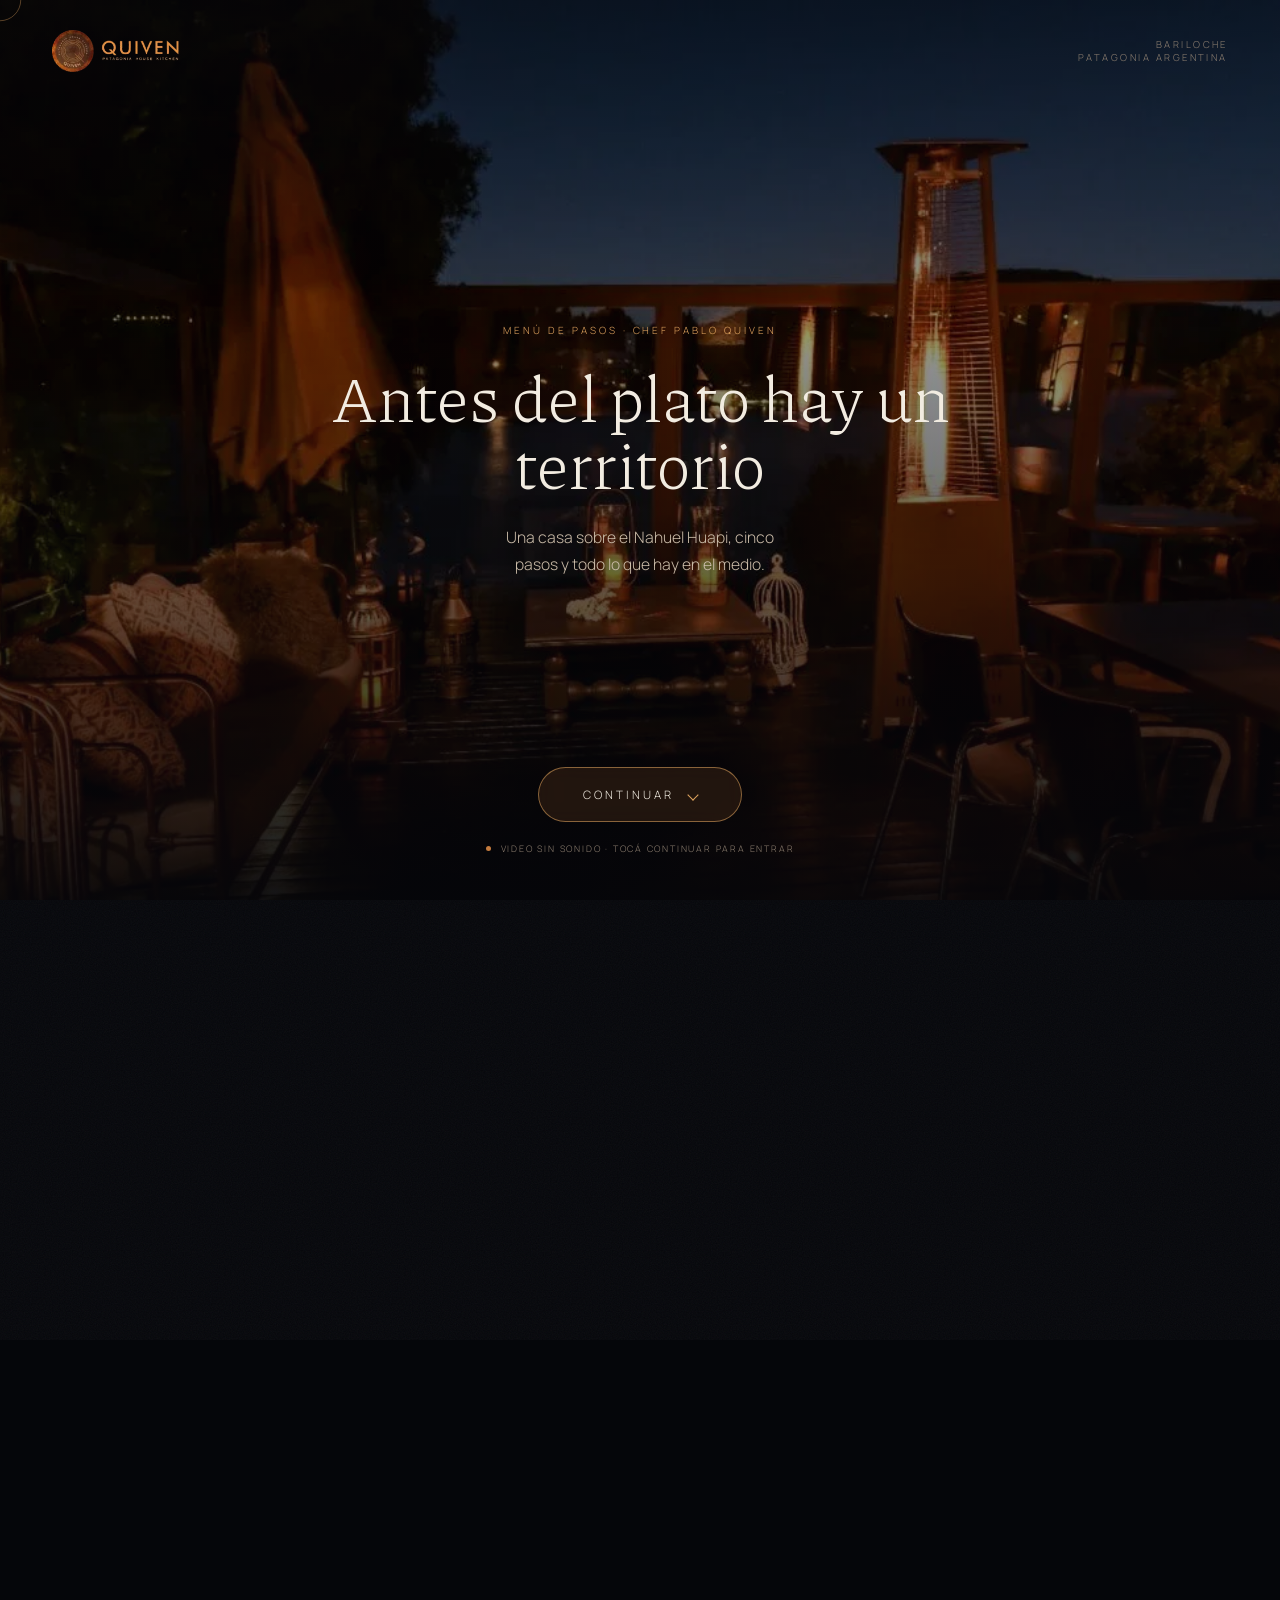
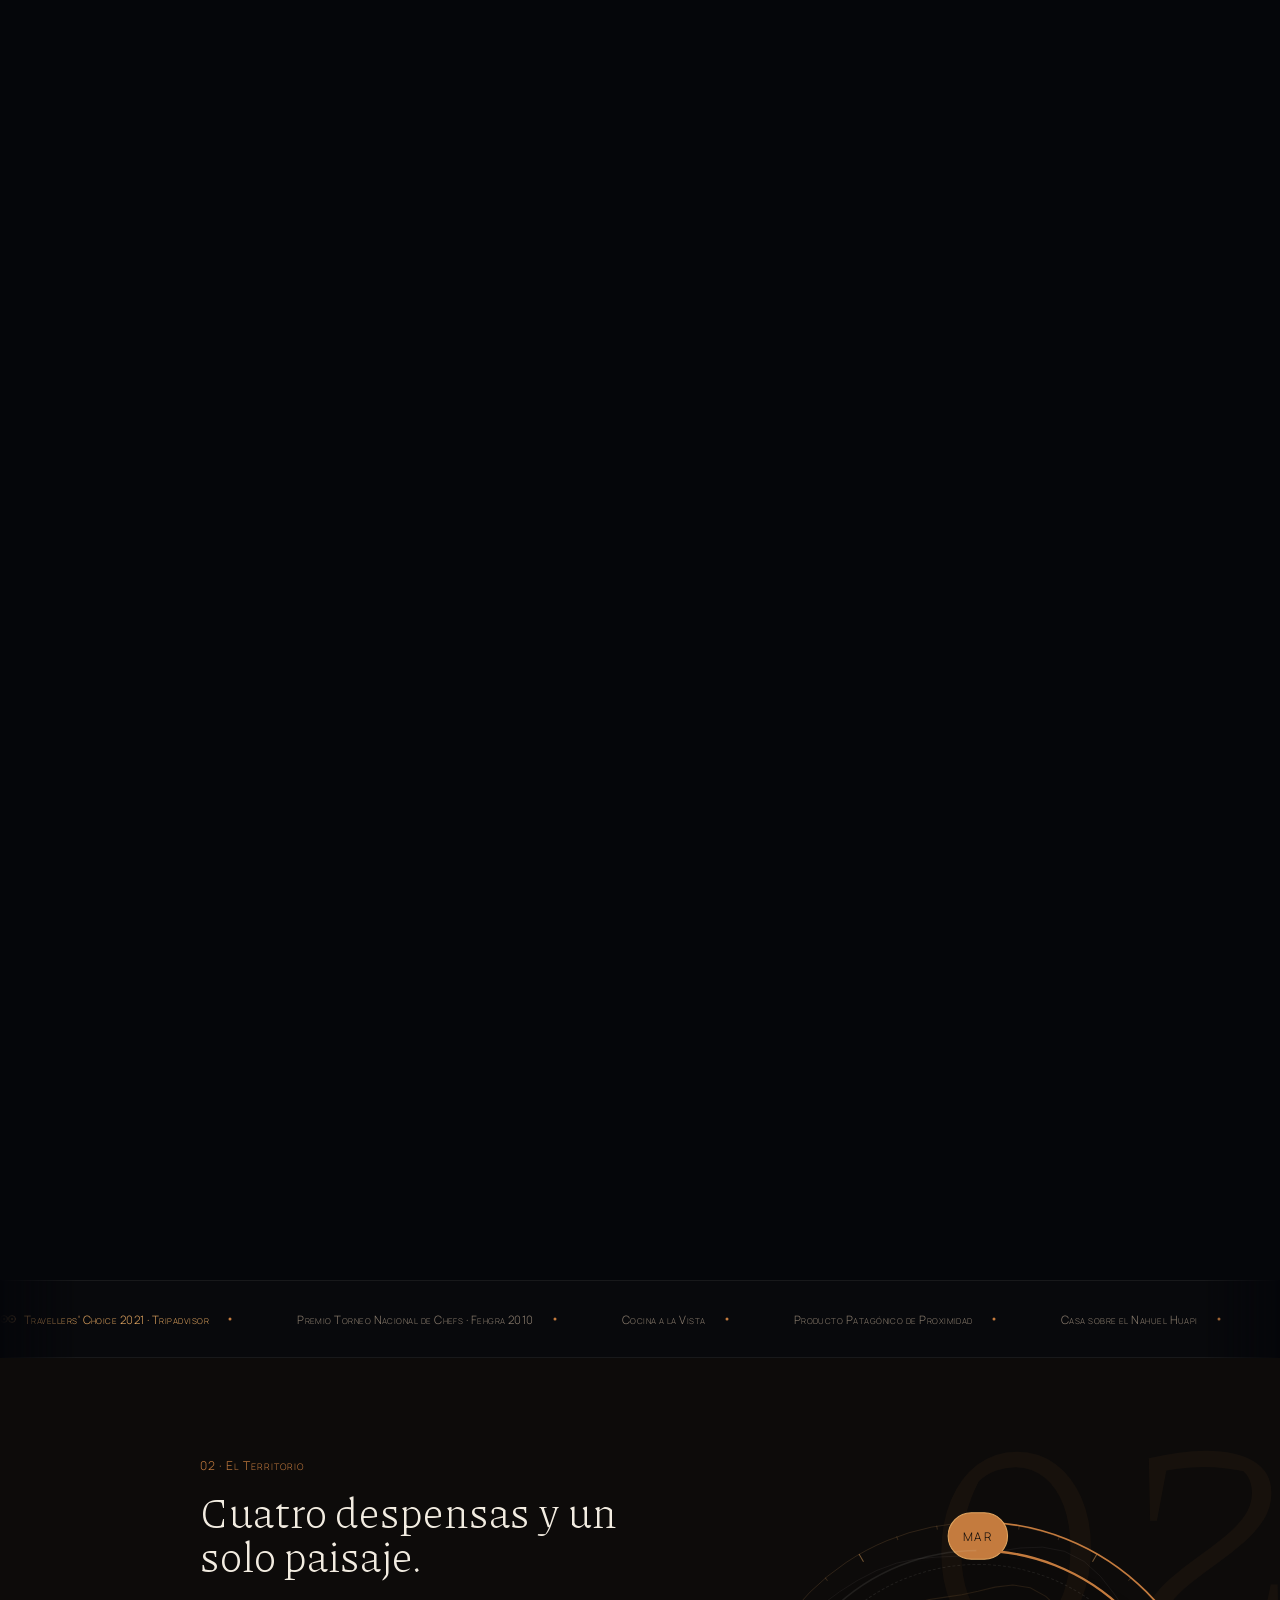
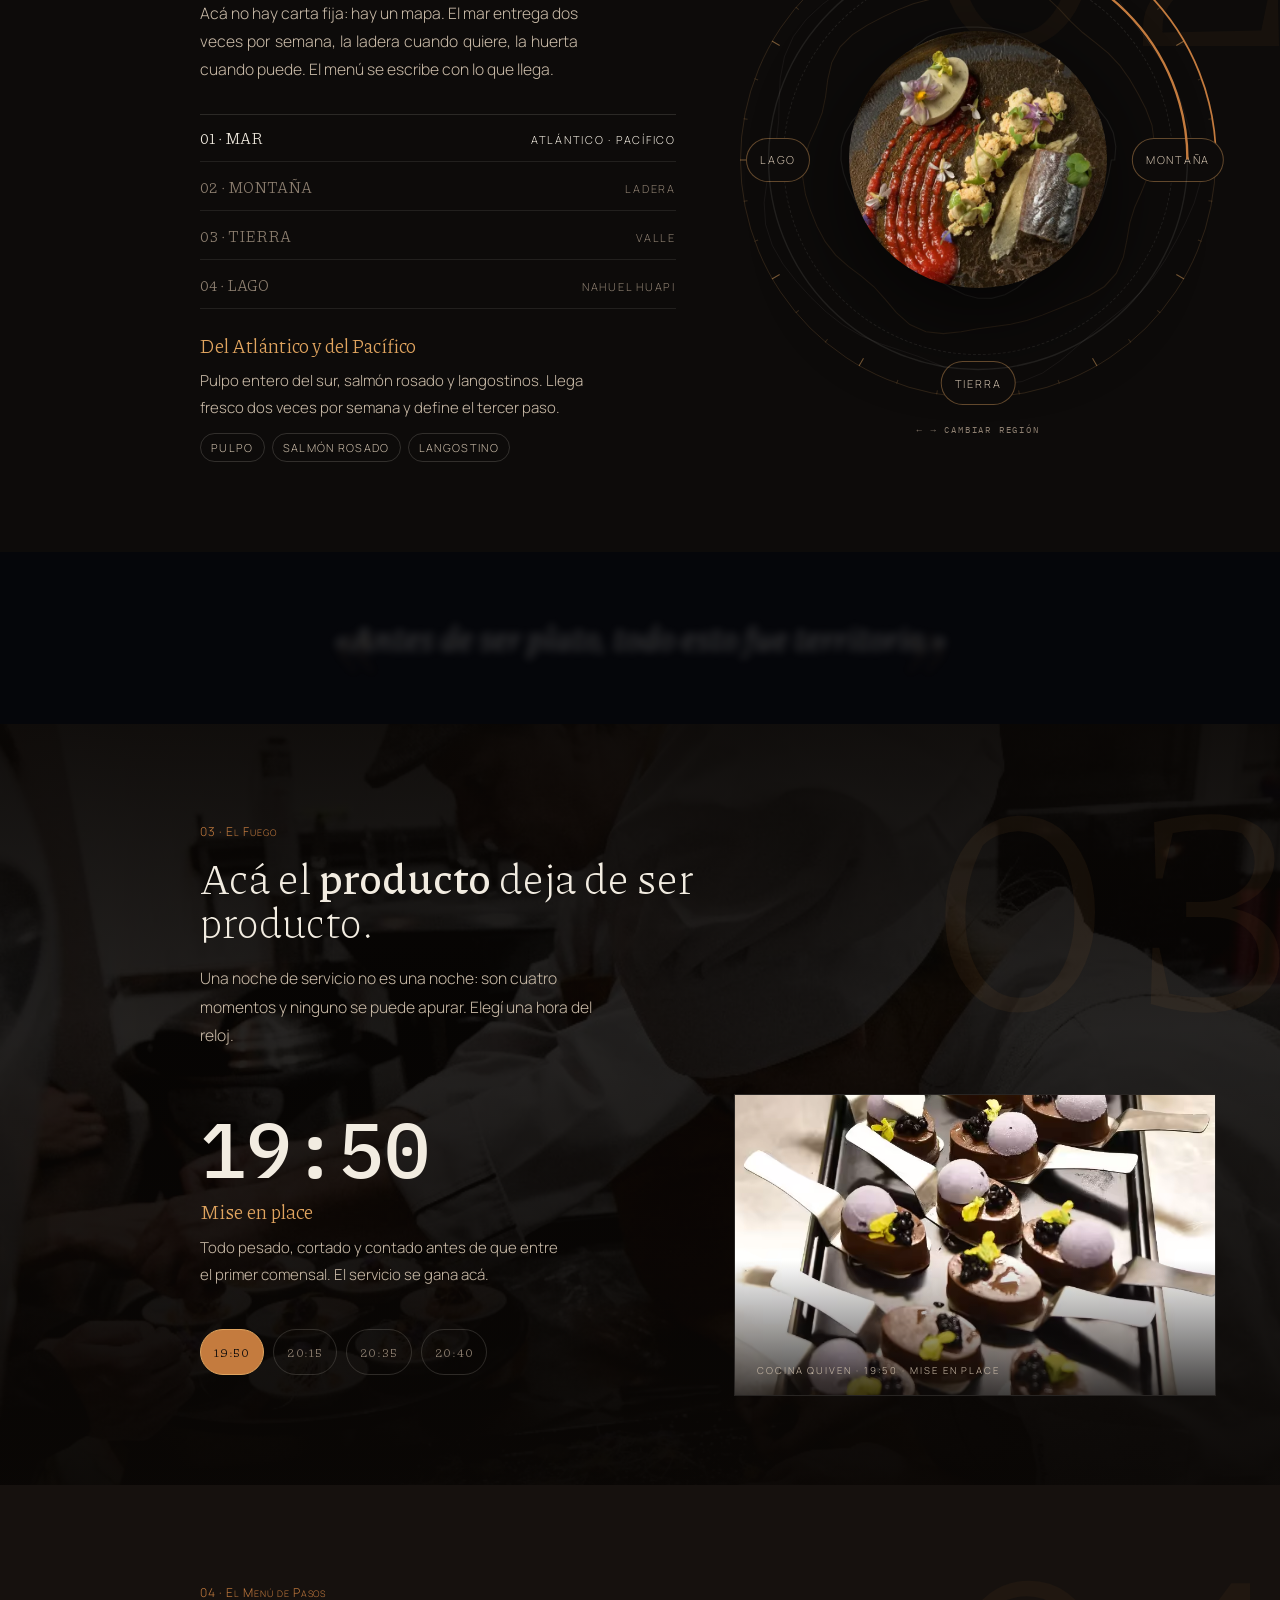
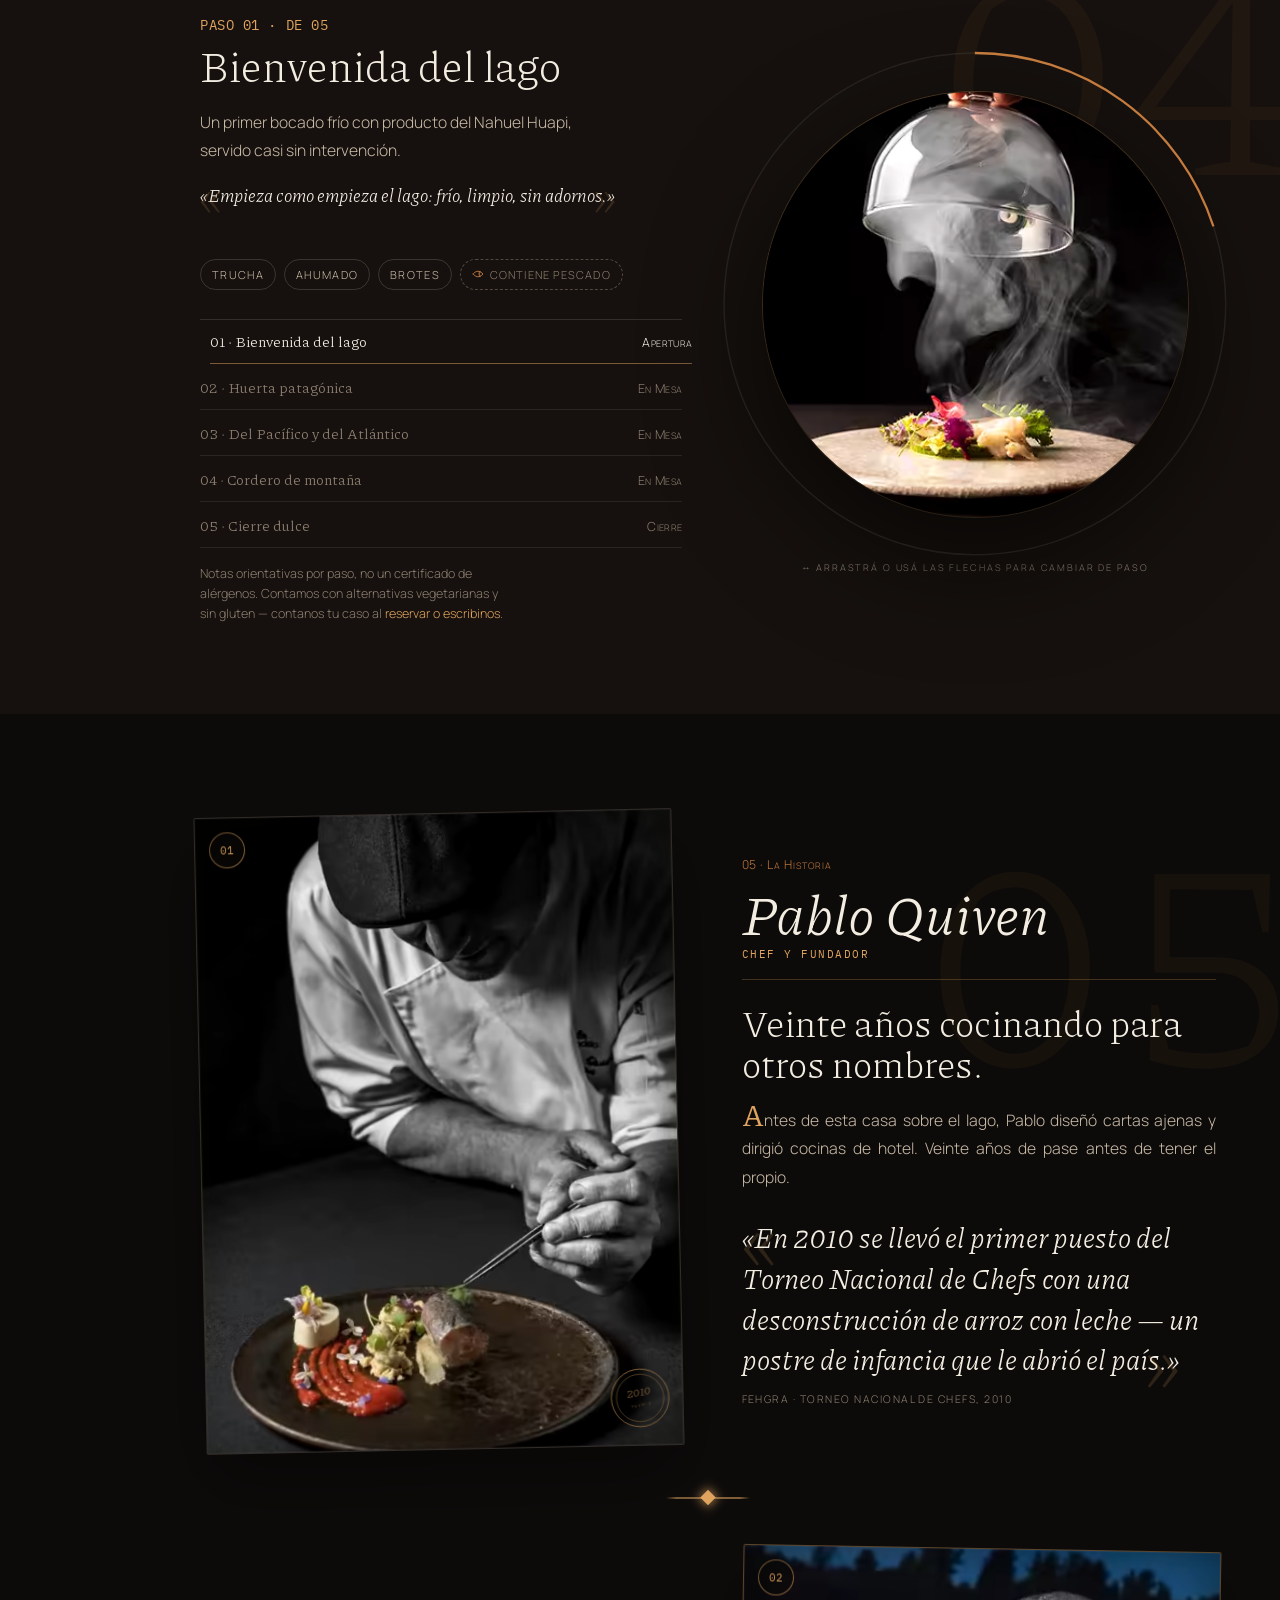
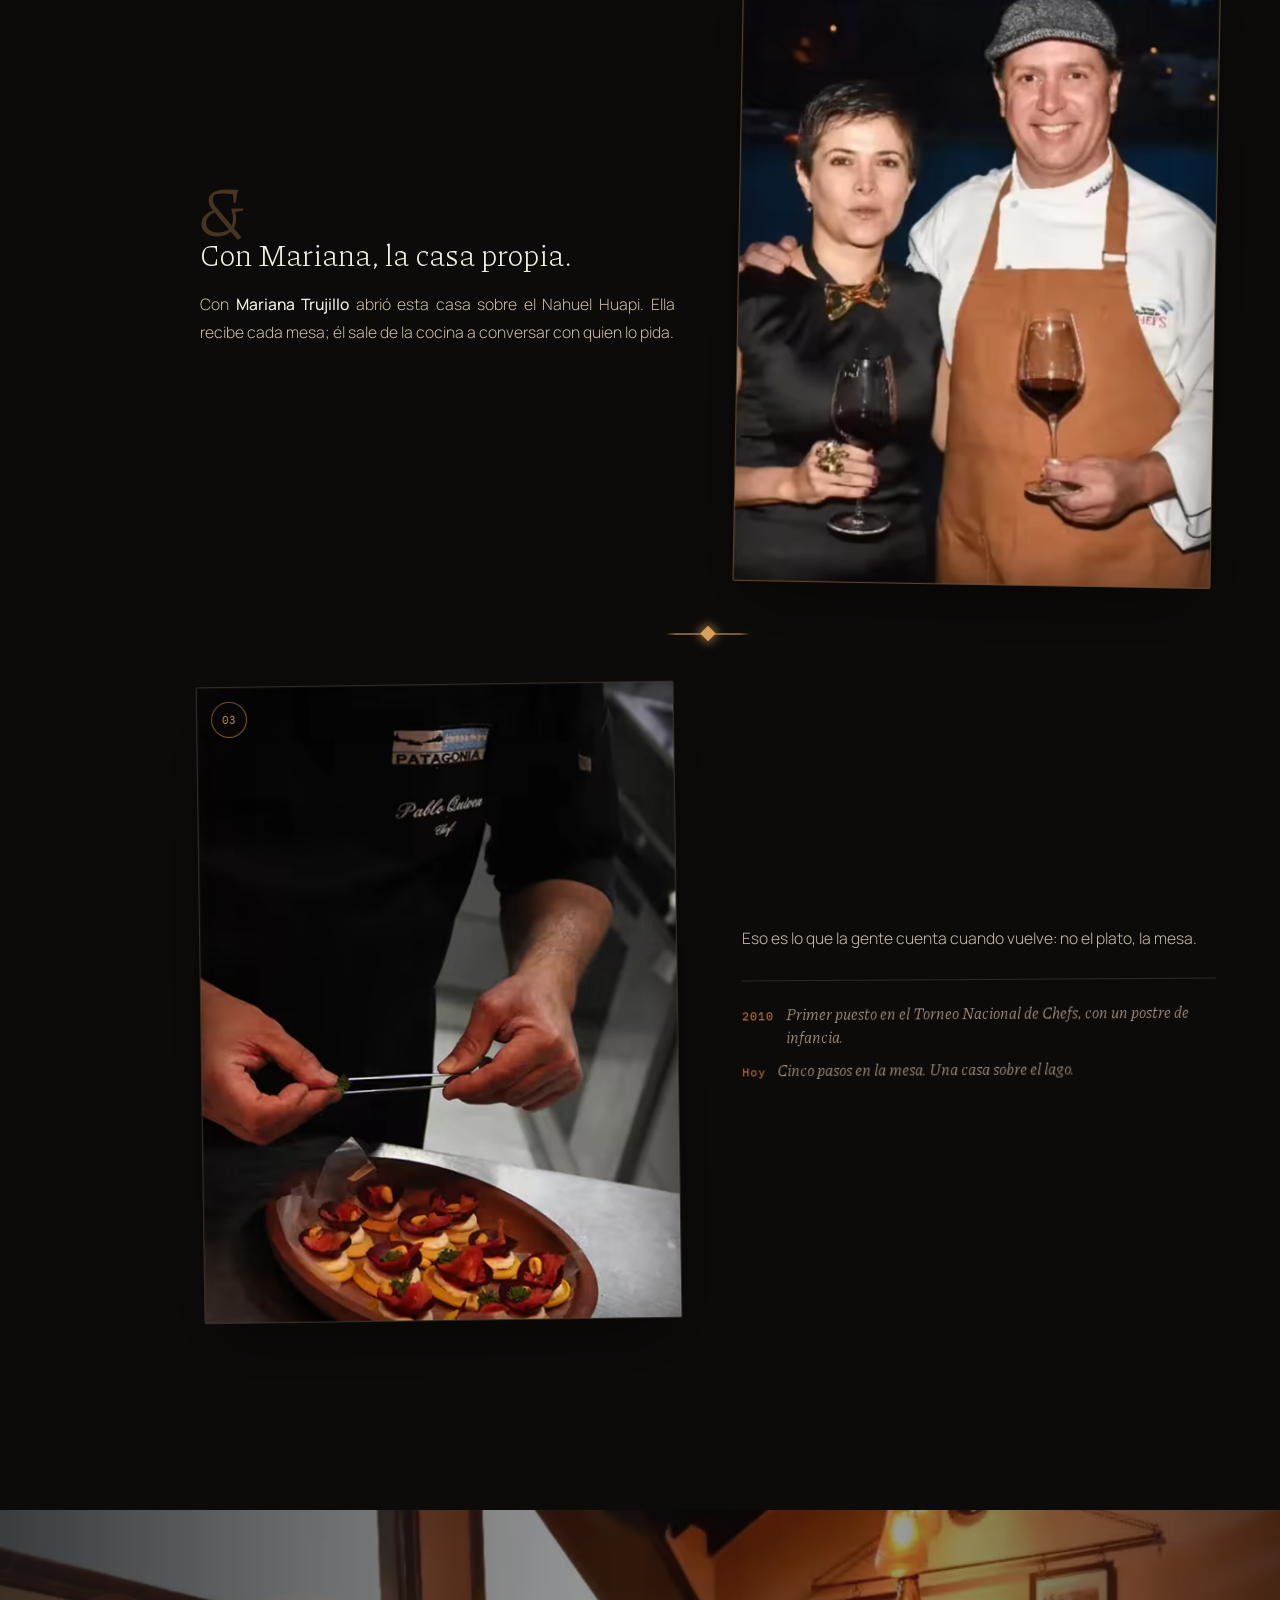
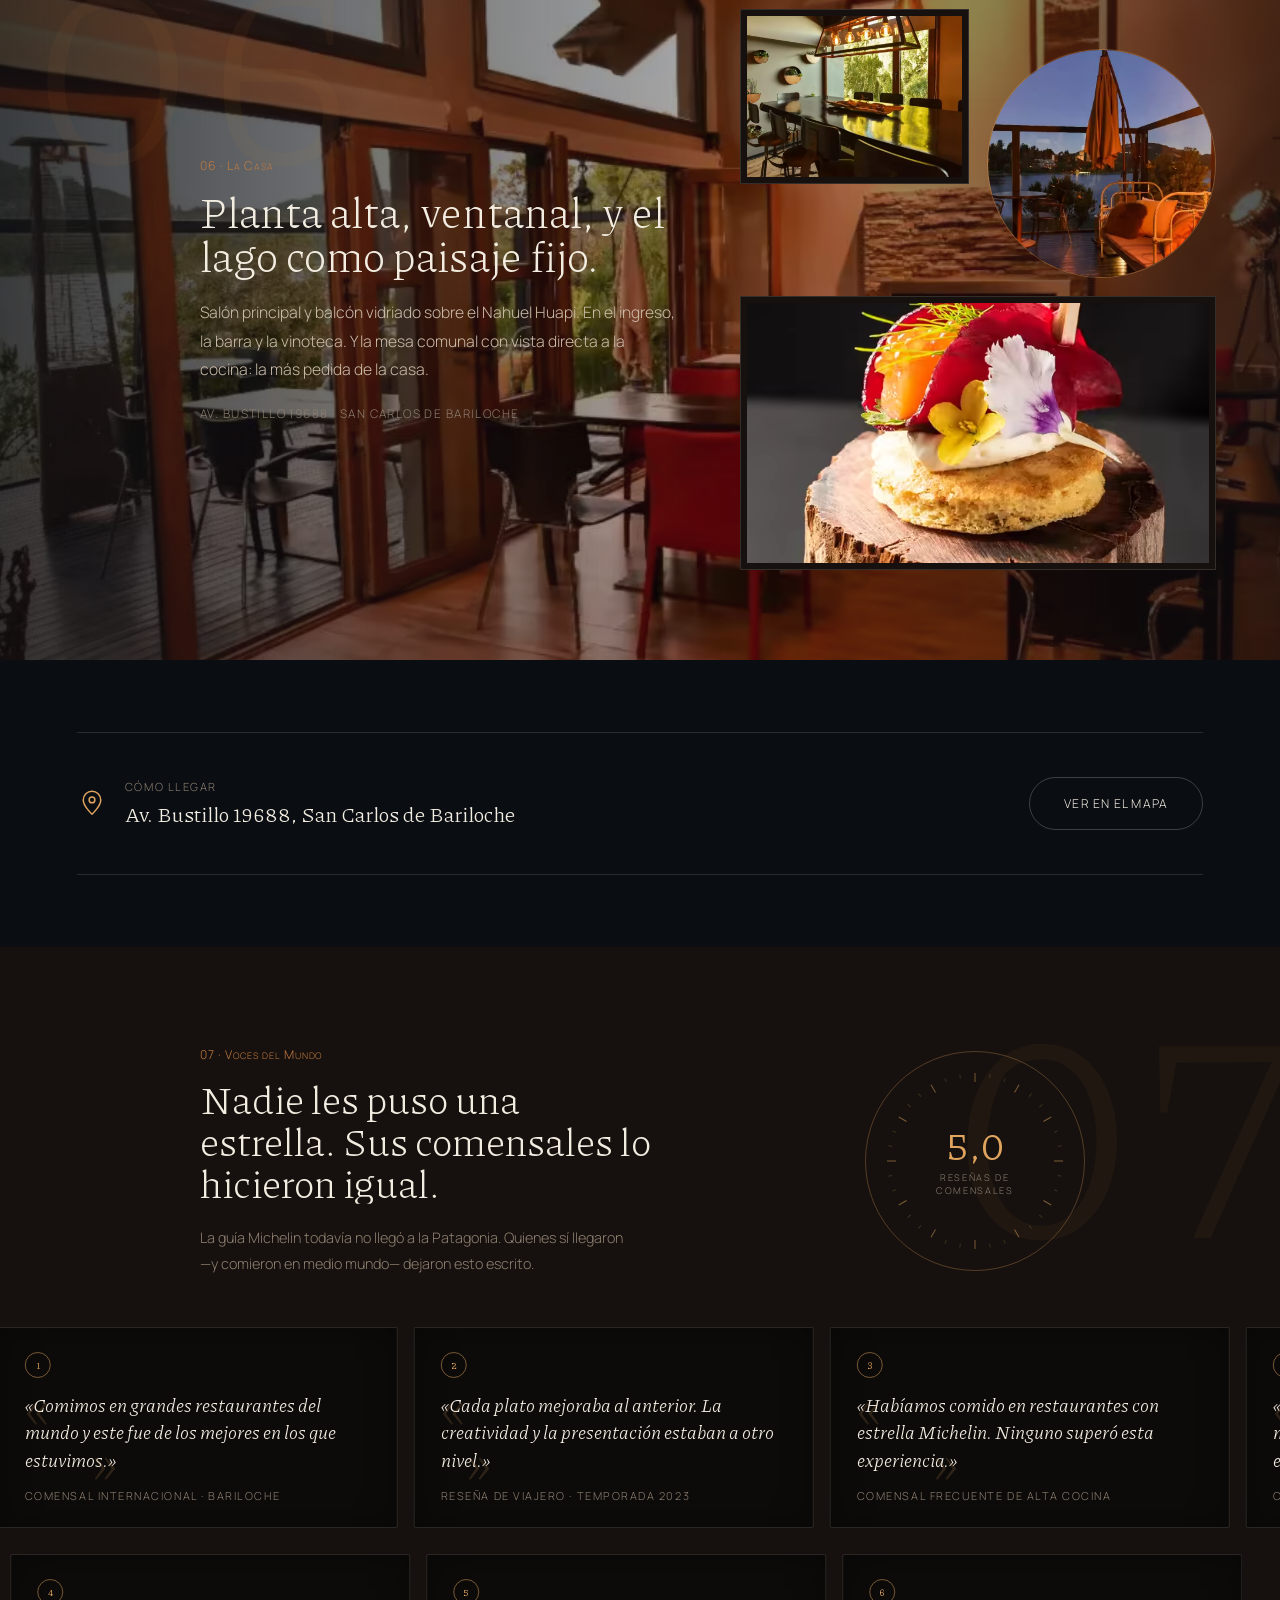
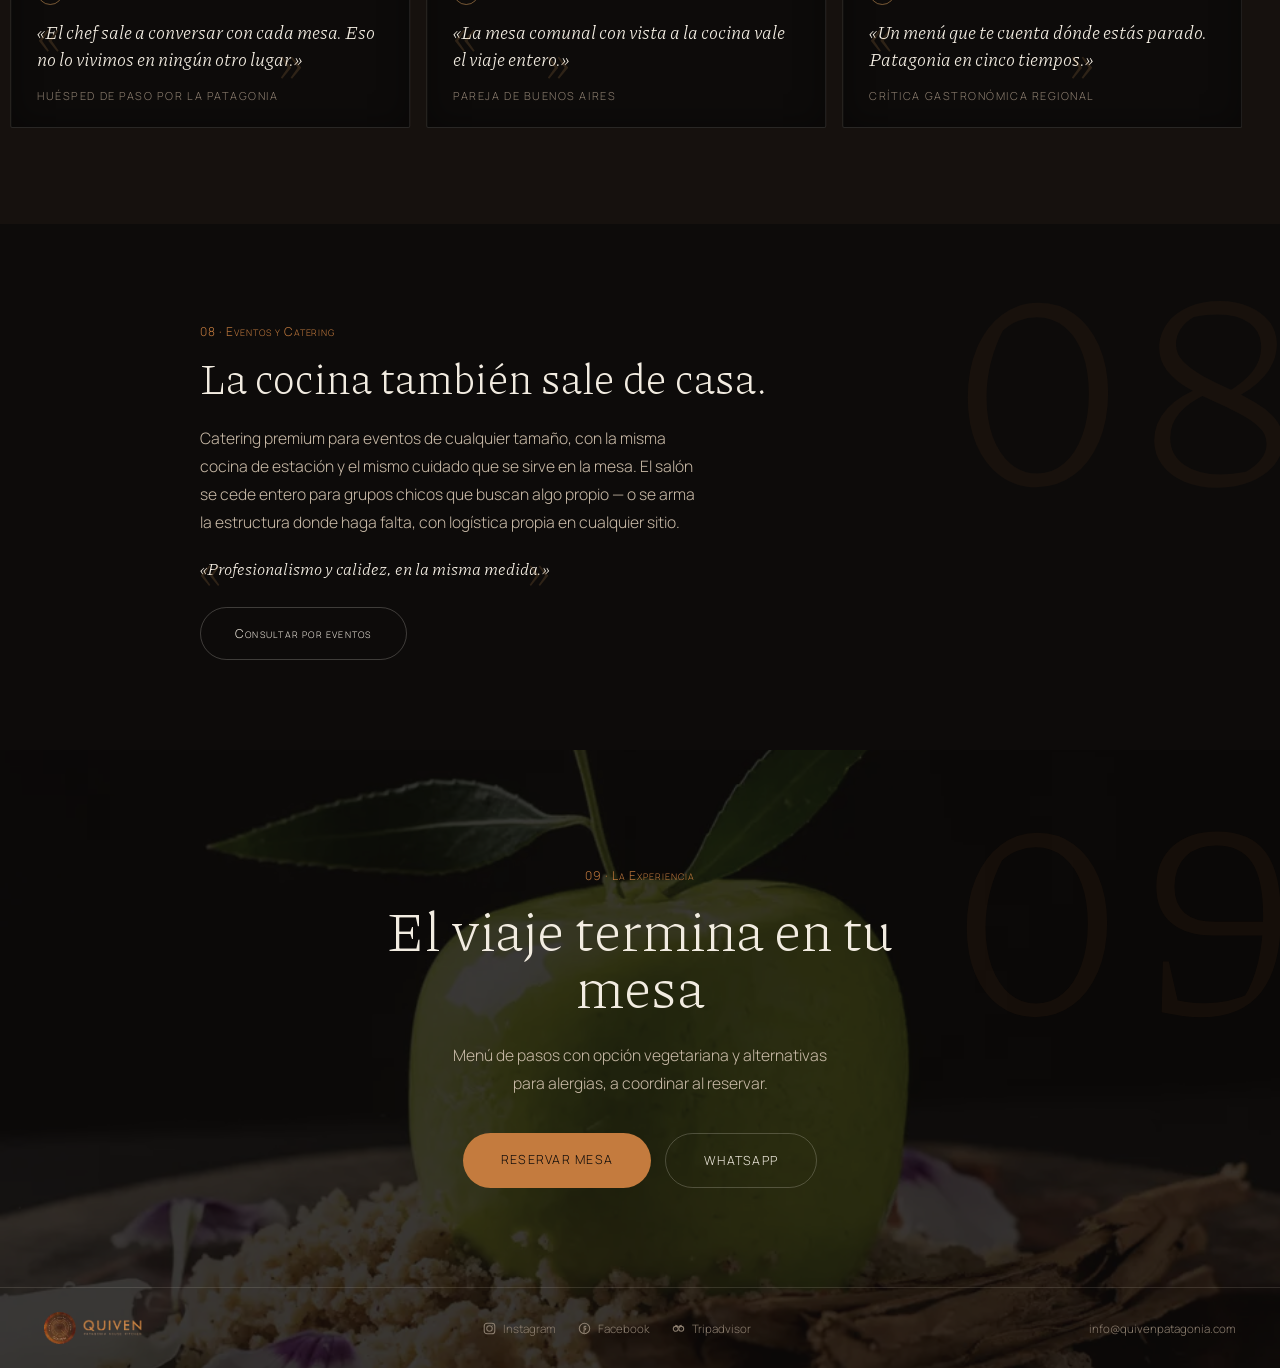
<file: index.html>
<!DOCTYPE html>
<html lang="es-AR">
<head>
<meta charset="utf-8">
<meta name="viewport" content="width=device-width, initial-scale=1, viewport-fit=cover">
<!-- default-src 'self': todo lo que carga el sitio es propio (fuentes, video,
     imágenes, JS) salvo GoatCounter (analítica) y el hash exacto del bloque
     JSON-LD de abajo, que CSP trata como cualquier <script> aunque no sea
     ejecutable -- sin el hash, un script-src estricto lo bloquearía igual.
     style-src necesita 'unsafe-inline' porque el sitio entero usa atributos
     style="" inline (decisión de arquitectura de este proyecto, no algo que
     valga la pena migrar a hojas de estilo separadas solo por esto). -->
<meta http-equiv="Content-Security-Policy" content="default-src 'self'; script-src 'self' 'sha256-qGMCuljpozL22YELx+GFSsnRAWGgiss8lFPlUk/eYv4=' https://gc.zgo.at; style-src 'self' 'unsafe-inline'; img-src 'self' data: https://*.goatcounter.com; font-src 'self'; media-src 'self'; connect-src 'self' https://*.goatcounter.com; base-uri 'self'; form-action 'self'">
<title>Quiven Patagonia House Kitchen — Bariloche</title>
<meta name="description" content="Casa de cocina sobre el Nahuel Huapi. Menú de pasos de cinco tiempos con producto patagónico, en San Carlos de Bariloche.">
<link rel="canonical" href="https://quivenpatagonia.com/">
<meta name="theme-color" content="#05060a">
<link rel="icon" href="/favicon.ico" sizes="any">
<link rel="icon" href="assets/img/favicon-32x32.png" type="image/png" sizes="32x32">
<link rel="icon" href="assets/img/favicon-16x16.png" type="image/png" sizes="16x16">
<link rel="apple-touch-icon" href="assets/img/apple-touch-icon.png">
<link rel="manifest" href="manifest.json">

<meta property="og:type" content="restaurant.restaurant">
<meta property="og:site_name" content="Quiven Patagonia House Kitchen">
<meta property="og:title" content="Quiven Patagonia House Kitchen — Bariloche">
<meta property="og:description" content="Casa de cocina sobre el Nahuel Huapi. Menú de pasos de cinco tiempos con producto patagónico, en San Carlos de Bariloche.">
<meta property="og:url" content="https://quivenpatagonia.com/">
<meta property="og:image" content="https://quivenpatagonia.com/assets/img/og-cover.jpg">
<meta property="og:image:width" content="1200">
<meta property="og:image:height" content="630">
<meta property="og:locale" content="es_AR">
<meta name="twitter:card" content="summary_large_image">
<meta name="twitter:title" content="Quiven Patagonia House Kitchen — Bariloche">
<meta name="twitter:description" content="Casa de cocina sobre el Nahuel Huapi. Menú de pasos de cinco tiempos con producto patagónico, en San Carlos de Bariloche.">
<meta name="twitter:image" content="https://quivenpatagonia.com/assets/img/og-cover.jpg">

<!-- fuentes auto-hospedadas: sin depender de fonts.googleapis.com/fonts.gstatic.com
     (una conexión externa menos en el camino crítico) y ya recortadas al
     subset latin -- lo único que necesita español/inglés, sin cirílico,
     griego, vietnamita, etc. que traía el link de Google Fonts por defecto -->
<link rel="preload" href="assets/fonts/piazzolla-regular.woff2" as="font" type="font/woff2" crossorigin>
<link rel="preload" href="assets/fonts/manrope-regular.woff2" as="font" type="font/woff2" crossorigin>
<link rel="preload" href="assets/fonts/plexmono-400.woff2" as="font" type="font/woff2" crossorigin>
<!-- poster del video del portal: es lo primero que se ve (LCP real), antes de
     que el video mismo termine de bajar -- se adelanta su descarga -->
<link rel="preload" href="assets/img/2018-03-05-PHOTO-00000187-1024x683.webp" as="image" fetchpriority="high">
<link rel="stylesheet" href="css/style.min.css?v=79">
<script type="application/ld+json">
{
  "@context": "https://schema.org",
  "@type": "Restaurant",
  "name": "Quiven Patagonia House Kitchen",
  "image": "https://quivenpatagonia.com/assets/img/og-cover.jpg",
  "url": "https://quivenpatagonia.com/",
  "telephone": "+54 9 2944 255667",
  "servesCuisine": ["Patagonian", "Contemporary"],
  "address": {
    "@type": "PostalAddress",
    "streetAddress": "Av. Bustillo 19688, Planta Alta",
    "addressLocality": "San Carlos de Bariloche",
    "addressRegion": "Río Negro",
    "addressCountry": "AR"
  },
  "geo": {
    "@type": "GeoCoordinates",
    "latitude": -41.13,
    "longitude": -71.42
  },
  "acceptsReservations": "True",
  "reservations": "https://quiven.meitre.com/",
  "sameAs": [
    "https://www.instagram.com/quivenpatagonia",
    "https://www.facebook.com/quivenpatagonia"
  ],
  "hasMenu": {
    "@type": "Menu",
    "name": "Menú de Pasos",
    "inLanguage": "es",
    "hasMenuSection": {
      "@type": "MenuSection",
      "name": "Menú de Pasos",
      "description": "Menú de cinco tiempos con producto patagónico de estación.",
      "hasMenuItem": [
        {
          "@type": "MenuItem",
          "name": "Bienvenida del lago",
          "description": "Un primer bocado frío con producto del Nahuel Huapi, servido casi sin intervención."
        },
        {
          "@type": "MenuItem",
          "name": "Huerta patagónica",
          "description": "Vegetales de estación con técnicas que buscan la textura antes que el efecto.",
          "suitableForDiet": "https://schema.org/VegetarianDiet"
        },
        {
          "@type": "MenuItem",
          "name": "Del Pacífico y del Atlántico",
          "description": "Pulpo, salmón rosado o langostino, según lo que el mar entregue esa semana."
        },
        {
          "@type": "MenuItem",
          "name": "Cordero de montaña",
          "description": "El plato central: cordero patagónico, cocciones lentas y una guarnición que no compite."
        },
        {
          "@type": "MenuItem",
          "name": "Cierre dulce",
          "description": "Un postre de autor que reinterpreta un clásico argentino con técnica contemporánea."
        }
      ]
    }
  }
}
</script>
</head>
<body>

<a href="#contenido" class="skip-link">Saltar al contenido</a>

<div style="position:relative;background:var(--negro-2)">

  <div data-role="textura" aria-hidden="true" style="position:fixed;inset:0;z-index:90;pointer-events:none;opacity:0.16;mix-blend-mode:soft-light;background:radial-gradient(ellipse 42% 32% at 10% 15%,rgb(var(--dorado-oscuro-rgb) / 0.55),transparent 62%),radial-gradient(ellipse 38% 48% at 90% 6%,rgba(139,69,19,0.42),transparent 66%),radial-gradient(ellipse 52% 42% at 78% 85%,rgba(180,100,50,0.48),transparent 62%),radial-gradient(ellipse 32% 38% at 4% 82%,rgba(120,60,30,0.4),transparent 62%),radial-gradient(ellipse 46% 32% at 46% 44%,rgba(200,140,80,0.26),transparent 66%)"></div>
  <div data-role="grano" style="position:fixed;inset:-50%;z-index:95;pointer-events:none;opacity:0.05;mix-blend-mode:screen"></div>
  <div data-role="cursor" style="position:fixed;top:0;left:0;z-index:210;pointer-events:none;width:74px;height:74px;margin:-37px 0 0 -37px;border-width:1px;border-style:solid;border-color:rgb(var(--dorado-rgb) / 0.65);border-radius:50%;display:none;align-items:center;justify-content:center;font-size:0.54rem;letter-spacing:0.12em;color:var(--dorado);text-align:center;transition:background-color .3s ease"></div>

  <div data-role="portal" style="position:fixed;inset:0;z-index:200;background:var(--negro-2);overflow:hidden;transition:opacity 1.5s cubic-bezier(.16,1,.3,1),transform 1.7s cubic-bezier(.16,1,.3,1),filter 1.5s ease">
    <video data-role="portal-video" src="assets/video/quiven-hero-loop.mp4" autoplay muted loop playsinline preload="metadata" poster="assets/img/2018-03-05-PHOTO-00000187-1024x683.webp" style="position:absolute;inset:0;width:100%;height:100%;object-fit:cover;pointer-events:none;filter:saturate(0.95) brightness(0.72) contrast(1.04)"></video>
    <div style="position:absolute;inset:0;background:linear-gradient(180deg,rgb(var(--negro-2-rgb) / 0.62) 0%,rgb(var(--negro-2-rgb) / 0.18) 34%,rgb(var(--negro-2-rgb) / 0.5) 68%,rgb(var(--negro-2-rgb) / 0.92) 100%)"></div>

    <div style="position:absolute;top:0;left:0;right:0;display:flex;align-items:center;justify-content:space-between;gap:14px;padding:clamp(16px,3.4svh,30px) clamp(18px,5vw,52px)">
      <span class="qv-logo" style="flex:0 0 auto;height:clamp(28px,5vw,42px)">
        <img src="assets/img/logo-circulo.webp" width="73" height="73" alt="" aria-hidden="true" class="qv-logo-circulo">
        <img src="assets/img/logo-texto.webp" width="142" height="73" alt="Quiven Patagonia House Kitchen">
      </span>
      <span data-i18n="portalUbicacion" style="font-size:clamp(0.5rem,1.5vw,0.6rem);letter-spacing:0.26em;color:var(--marron-tenue);text-align:right">BARILOCHE<br>PATAGONIA ARGENTINA</span>
    </div>

    <div style="position:absolute;inset:0;display:flex;flex-direction:column;align-items:center;justify-content:center;text-align:center;padding:clamp(70px,14svh,120px) clamp(22px,7vw,60px);gap:clamp(14px,3svh,26px);pointer-events:none">
      <span data-i18n="portalKicker" style="font-size:clamp(0.5rem,1.5vw,0.62rem);letter-spacing:0.3em;color:var(--dorado)">MENÚ DE PASOS · CHEF PABLO QUIVEN</span>
      <p data-i18n="portalTitulo" style="margin:0;max-width:18ch;font-family:'Piazzolla',serif;font-weight:200;font-size:clamp(1.6rem,4.4vw + 1.6svh,4rem);line-height:1.06;color:var(--crema);text-wrap:pretty">Antes del plato hay un territorio</p>
      <p data-i18n="portalTexto" style="margin:0;max-width:34ch;font-size:clamp(0.82rem,2.2vw,0.98rem);line-height:1.7;color:var(--arena)">Una casa sobre el Nahuel Huapi, cinco pasos y todo lo que hay en el medio.</p>
    </div>

    <div style="position:absolute;left:0;right:0;bottom:0;display:flex;flex-direction:column;align-items:center;gap:clamp(12px,2.4svh,20px);padding:0 clamp(20px,6vw,50px) clamp(24px,5svh,52px)">
      <button type="button" id="portal-enter-btn" class="btn-continuar" data-cursor="ENTRAR" style="background:rgb(var(--dorado-oscuro-rgb) / 0.14);border-width:1px;border-style:solid;border-color:rgb(var(--dorado-rgb) / 0.55);color:var(--crema);font-family:'Manrope',sans-serif;font-weight:300;font-size:clamp(0.6rem,1.8vw,0.72rem);letter-spacing:0.26em;padding:clamp(14px,2.2svh,19px) clamp(26px,7vw,44px);border-radius:999px;cursor:pointer;display:flex;align-items:center;gap:15px;backdrop-filter:blur(8px)">
        <span data-i18n="portalBtn">CONTINUAR</span>
        <span style="display:block;width:8px;height:8px;border-right:1px solid var(--dorado);border-bottom:1px solid var(--dorado);transform:rotate(45deg);animation:qvFlota 2.2s ease-in-out infinite"></span>
      </button>
      <div data-role="portal-pie" style="display:flex;align-items:center;gap:10px;font-size:clamp(0.46rem,1.4vw,0.56rem);letter-spacing:0.2em;color:var(--marron-tenue)">
        <span style="width:5px;height:5px;border-radius:50%;background:var(--dorado-oscuro);animation:qvLatido 2.6s ease-in-out infinite"></span>
        <span data-role="portal-hint" data-i18n="portalHint">VIDEO SIN SONIDO · TOCÁ CONTINUAR PARA ENTRAR</span>
      </div>
      <div data-role="portal-barra-caja" style="width:min(200px,44vw);height:1px;background:rgb(var(--crema-rgb) / 0.14);display:none">
        <div data-role="portal-barra" style="height:1px;width:100%;background:var(--dorado);transform:scaleX(0);transform-origin:left;transition:transform .2s linear"></div>
      </div>
    </div>
  </div>

  <a href="https://api.whatsapp.com/send/?phone=5492944255667&text=Hola%2C%20quiero%20consultar%20por%20una%20mesa%20en%20Quiven" target="_blank" rel="noopener" class="wa-fab" data-cursor="ESCRIBINOS" aria-label="Escribinos por WhatsApp" data-i18n-aria="waAria" style="opacity:0;pointer-events:none;transition:opacity 1s ease">
    <svg viewBox="0 0 24 24" width="22" height="22" fill="none" stroke="currentColor" stroke-width="1.6" stroke-linecap="round" stroke-linejoin="round"><path d="M3 21l1.6-4.8A8.6 8.6 0 1 1 8 19.4z"></path><path d="M8.3 8.6c.2-.5.5-.5.8-.5h.6c.2 0 .4 0 .6.4.2.5.7 1.6.7 1.8.1.1.1.3 0 .5-.1.1-.1.2-.3.4l-.4.5c-.1.1-.3.3-.1.6.2.4.8 1.2 1.7 1.9 1.1.9 2 1.2 2.4 1.4.3.1.4.1.6-.1l.6-.7c.2-.3.4-.2.6-.1l1.6.8c.2.1.4.2.4.3.1.2.1.9-.2 1.4-.3.6-1.5 1.1-2.1 1.2-.5.1-1.2.1-1.9-.1-.4-.1-1-.3-1.7-.6-2.9-1.3-4.8-4.1-5-4.3-.1-.2-1.2-1.6-1.2-3.1 0-1.5.8-2.2 1.1-2.5z"></path></svg>
  </a>

  <button type="button" data-role="volver-arriba" class="top-fab" data-cursor="ARRIBA" aria-label="Volver arriba" data-i18n-aria="volverArribaAria" style="opacity:0;pointer-events:none">
    <svg viewBox="0 0 16 16" width="18" height="18" fill="none" stroke="currentColor" stroke-width="1.4" stroke-linecap="round" stroke-linejoin="round" aria-hidden="true"><path d="M8 13V3M3.5 7.5 8 3l4.5 4.5"></path></svg>
  </button>

  <nav data-role="nav" style="position:fixed;top:0;left:0;right:0;z-index:130;display:flex;align-items:center;justify-content:space-between;gap:10px;padding:clamp(11px,2.2svh,20px) clamp(14px,4vw,44px);opacity:0;pointer-events:none;transition:opacity 1s ease,background-color .5s ease,backdrop-filter .5s ease">
    <a href="#quiven-inicio" data-cursor="" class="nav-logo" style="display:block;padding:8px;margin:-8px">
      <span class="qv-logo" style="height:clamp(24px,3.6vw,36px)">
        <img src="assets/img/logo-circulo.webp" width="73" height="73" alt="" aria-hidden="true" class="qv-logo-circulo">
        <img src="assets/img/logo-texto.webp" width="142" height="73" alt="Quiven">
      </span>
    </a>
    <div class="nav-controls" style="display:flex;align-items:center;gap:clamp(7px,1.5vw,18px)">
      <button type="button" id="audio-toggle-btn" class="nav-audio" data-cursor="OÍR" style="background:none;border-width:1px;border-style:solid;border-color:rgb(var(--crema-rgb) / 0.18);color:var(--arena);font-family:'Manrope',sans-serif;font-weight:300;font-size:0.6875rem;letter-spacing:0.14em;padding:13px 14px;border-radius:999px;cursor:pointer;display:flex;align-items:center;gap:8px">
        <span data-role="audio-viz" style="display:flex;align-items:center;gap:2px;height:11px">
          <span style="width:1px;height:11px;background:var(--dorado-oscuro);display:block;transform:scaleY(0.3)"></span>
          <span style="width:1px;height:11px;background:var(--dorado-oscuro);display:block;transform:scaleY(0.3)"></span>
          <span style="width:1px;height:11px;background:var(--dorado-oscuro);display:block;transform:scaleY(0.3)"></span>
        </span>
        <span data-role="audio-label" class="nav-audio-label" data-i18n="navAudioOn">EL LAGO</span>
      </button>
      <button type="button" id="lang-toggle-btn" class="nav-audio" data-cursor="" aria-label="Cambiar idioma / Switch language" style="background:none;border-width:1px;border-style:solid;border-color:rgb(var(--crema-rgb) / 0.18);color:var(--arena);font-family:'Manrope',sans-serif;font-weight:300;font-size:0.6875rem;letter-spacing:0.1em;padding:13px 12px;border-radius:999px;cursor:pointer">
        <span data-role="lang-label">EN</span>
      </button>
      <button type="button" data-role="galeria-abrir" class="nav-audio" data-cursor="VER" aria-label="Galería de platos" data-i18n-aria="galeriaAria" style="background:none;border-width:1px;border-style:solid;border-color:rgb(var(--crema-rgb) / 0.18);color:var(--arena);font-family:'Manrope',sans-serif;font-weight:300;font-size:0.6875rem;letter-spacing:0.14em;padding:13px 14px;border-radius:999px;cursor:pointer;display:flex;align-items:center;gap:8px">
        <svg viewBox="0 0 16 16" width="13" height="13" fill="none" stroke="currentColor" stroke-width="1.3" stroke-linecap="round" stroke-linejoin="round" aria-hidden="true"><rect x="1.5" y="2.5" width="13" height="11" rx="1.2"></rect><circle cx="5.2" cy="6" r="1.1"></circle><path d="M14.5 10.5 10.8 7 4 13"></path></svg>
        <span class="nav-audio-label" data-i18n="navGaleria">Galería</span>
      </button>
      <a href="https://quiven.meitre.com/" target="_blank" rel="noopener" data-cursor="RESERVAR" class="nav-cta qv-caps" data-i18n="navReservar" style="font-size:0.78rem;letter-spacing:0.04em;border-width:1px;border-style:solid;border-color:var(--dorado-oscuro);color:var(--crema);padding:13px clamp(13px,2.4vw,22px);border-radius:999px;white-space:nowrap">Reservar</a>
    </div>
  </nav>

  <div data-role="hilo" style="position:fixed;left:clamp(16px,2.4vw,38px);top:50%;transform:translateY(-50%);z-index:125;display:none;opacity:0;transition:opacity .9s ease">
    <div style="position:relative;width:1px;height:min(54svh,480px);background:linear-gradient(180deg,rgb(var(--crema-rgb) / 0.03),rgb(var(--crema-rgb) / 0.16),rgb(var(--crema-rgb) / 0.03))">
      <div data-role="hilo-fill" style="position:absolute;top:0;left:0;width:1px;height:0%;background:linear-gradient(180deg,rgb(var(--dorado-oscuro-rgb) / 0.2),var(--dorado))"></div>
      <div data-role="hilo-nodos" style="position:absolute;top:0;left:-9px;width:20px;height:100%"></div>
      <div data-role="hilo-brasa" style="position:absolute;top:0;left:-3px;width:7px;height:7px;border-radius:50%;background:var(--dorado);animation:qvBrasa 2.6s ease-in-out infinite;transition:top .3s cubic-bezier(.16,1,.3,1)"></div>
    </div>
  </div>

  <div data-role="movil" style="position:fixed;top:0;left:0;right:0;z-index:128;display:none;flex-direction:column;background:linear-gradient(180deg,rgb(var(--negro-2-rgb) / 0.94),rgb(var(--negro-2-rgb) / 0))">
    <div style="height:2px;background:rgb(var(--crema-rgb) / 0.1)">
      <div data-role="movil-fill" style="height:2px;width:0%;background:var(--dorado);box-shadow:0 0 10px rgb(var(--dorado-rgb) / 0.8)"></div>
    </div>
    <div data-role="movil-fila" style="display:flex;align-items:center;gap:9px;padding:50px 16px 10px">
      <span style="position:relative;width:30px;height:30px;flex:0 0 auto;border-radius:50%;overflow:hidden;border-width:1px;border-style:solid;border-color:rgb(var(--dorado-rgb) / 0.45)">
        <img data-role="movil-img" src="assets/img/IMG_9752.webp" width="600" height="900" alt="" loading="lazy" decoding="async" style="width:100%;height:100%;object-fit:cover;transition:opacity .5s ease">
      </span>
      <span data-role="movil-cap" style="font-family:'Piazzolla',serif;font-size:0.84rem;color:var(--crema);letter-spacing:0.03em">01 · Descenso</span>
      <span style="flex:1 1 auto;height:1px;background:rgb(var(--crema-rgb) / 0.09)"></span>
    </div>
  </div>

  <main id="quiven-inicio" style="position:relative;z-index:2">

    <section data-cap="Descenso" data-num="01" data-estado="Semilla" data-viaje="assets/img/IMG_9752.webp" data-screen-label="01 Descenso" style="position:relative;background:var(--negro-2)">
      <div id="contenido" data-role="descenso" style="position:relative;height:320svh">
        <div style="position:sticky;top:0;height:100svh;overflow:hidden;background:var(--negro-2)">
          <!-- arco de temperatura: el color, no solo el texto, cuenta el mismo
               viaje -- hue-rotate negativo (más frío/azulado) en el sobrevuelo
               aéreo, sube a positivo (más cálido) recién en el salón y la mesa.
               d-2 (el camino) queda neutro, es el punto medio del viaje. -->
          <picture data-role="d-fondo" class="d-fondo-img" style="display:block;position:absolute;inset:0;width:100%;height:100%;filter:brightness(0.68) saturate(0.92) hue-rotate(-6deg);will-change:transform,opacity">
            <source type="image/avif" srcset="assets/img/descenso-mirador-800.avif 800w, assets/img/descenso-mirador-1200.avif 1200w, assets/img/descenso-mirador.avif 1264w" sizes="100vw">
            <img src="assets/img/descenso-mirador.webp" width="1264" height="843" srcset="assets/img/descenso-mirador-800.webp 800w, assets/img/descenso-mirador-1200.webp 1200w, assets/img/descenso-mirador.webp 1264w" sizes="100vw" alt="Vista desde un mirador de montaña sobre el lago Nahuel Huapi" loading="eager" decoding="async" style="width:100%;height:100%;object-fit:cover;display:block">
          </picture>
          <div data-role="d-atmosfera" aria-hidden="true" style="position:absolute;inset:0;pointer-events:none;mix-blend-mode:overlay;opacity:0.5"></div>
          <div data-role="d-flash" style="position:absolute;inset:0;pointer-events:none;mix-blend-mode:screen;opacity:0;background:radial-gradient(120% 90% at 50% 46%,rgba(255,222,180,0.55),rgb(var(--dorado-rgb) / 0.12) 45%,transparent 72%)"></div>
          <picture data-role="d-1" style="display:block;position:absolute;inset:0;width:100%;height:100%;opacity:0;transform:scale(1.3);filter:brightness(0.66) saturate(0.85) hue-rotate(-3deg);will-change:transform,opacity">
            <source type="image/avif" srcset="assets/img/panorama-llaollao-800.avif 800w, assets/img/panorama-llaollao-1280.avif 1280w, assets/img/panorama-llaollao.avif 1672w" sizes="100vw">
            <img src="assets/img/panorama-llaollao.webp" width="1672" height="941" srcset="assets/img/panorama-llaollao-800.webp 800w, assets/img/panorama-llaollao-1280.webp 1280w, assets/img/panorama-llaollao.webp 1672w" sizes="100vw" alt="Vista aérea de la Bahía Llao Llao y la cordillera nevada" loading="lazy" decoding="async" style="width:100%;height:100%;object-fit:cover;display:block">
          </picture>
          <picture data-role="d-2" style="display:block;position:absolute;inset:0;width:100%;height:100%;opacity:0;transform:scale(1.24);filter:brightness(0.6) saturate(0.88);will-change:transform,opacity">
            <source type="image/avif" srcset="assets/img/descenso-camino-1200.avif">
            <img src="assets/img/descenso-camino-1200.webp" width="1000" height="562" alt="Puente sobre un arroyo de agua turquesa, camino a la costa" loading="lazy" decoding="async" style="width:100%;height:100%;object-fit:cover;display:block">
          </picture>
          <picture data-role="d-3" style="display:block;position:absolute;inset:0;width:100%;height:100%;opacity:0;transform:scale(1.2);filter:brightness(0.62) saturate(0.95) hue-rotate(4deg);will-change:transform,opacity">
            <source type="image/avif" srcset="assets/img/WXIV6107-640.avif 640w, assets/img/WXIV6107-1024x683.avif 1024w" sizes="100vw">
            <img src="assets/img/WXIV6107-1024x683.webp" width="1024" height="683" srcset="assets/img/WXIV6107-640.webp 640w, assets/img/WXIV6107-1024x683.webp 1024w" sizes="100vw" alt="El salón de Quiven sobre el lago" loading="lazy" decoding="async" style="width:100%;height:100%;object-fit:cover;display:block">
          </picture>
          <picture data-role="d-4" style="display:block;position:absolute;inset:0;width:100%;height:100%;opacity:0;transform:scale(1.16);filter:brightness(0.54) saturate(0.9) hue-rotate(8deg);will-change:transform,opacity">
            <source type="image/avif" srcset="assets/img/VVCG7562-1-1024x683.avif">
            <img src="assets/img/VVCG7562-1-1024x683.webp" width="900" height="600" alt="Mesa comunitaria de Quiven, luz cálida sobre la vajilla" loading="lazy" decoding="async" style="width:100%;height:100%;object-fit:cover;display:block">
          </picture>
          <div style="position:absolute;inset:0;background:radial-gradient(115% 95% at 50% 96%,rgb(var(--negro-2-rgb) / 0.92) 0%,rgb(var(--negro-2-rgb) / 0.06) 50%,rgb(var(--negro-2-rgb) / 0.66) 100%)"></div>

          <div data-canal="1" style="position:absolute;inset:0;display:flex;flex-direction:column;justify-content:flex-end;padding:clamp(90px,13svh,140px) clamp(18px,6vw,120px) clamp(54px,9svh,88px)">
            <!-- aria-live: si el usuario no scrollea, el texto avanza solo (ver
                 iniciarAutoDescenso) -- sin esto un lector de pantalla nunca se
                 entera de que el contenido cambió sin que él hiciera nada.
                 "polite" además agrupa los cambios rápidos del scroll manual
                 en uno solo, no anuncia cada micro-cambio -->
            <div style="max-width:33ch" aria-live="polite" aria-atomic="true">
              <span data-role="d-etiqueta" style="display:block;font-size:clamp(0.52rem,1.5vw,0.64rem);letter-spacing:0.28em;color:var(--dorado-oscuro);margin-bottom:13px">SOBREVUELO · PATAGONIA</span>
              <h1 data-role="d-titulo" style="font-family:'Piazzolla',serif;font-weight:200;color:var(--crema);font-size:clamp(1.5rem,3.2vw + 1.5svh,4rem);line-height:1.04;margin:0;text-wrap:pretty">Un plato empieza mucho antes de la cocina</h1>
              <p data-role="d-texto" style="margin:clamp(11px,2.2svh,20px) 0 0;max-width:38ch;font-size:clamp(0.84rem,2.4vw,0.98rem);line-height:1.75;color:var(--arena)">Deslizá para descender. El viaje termina en una casa sobre el Nahuel Huapi.</p>
            </div>
          </div>

          <div data-role="d-alt-caja" class="qv-mono" style="position:absolute;left:clamp(18px,6vw,120px);top:clamp(80px,13svh,130px);display:flex;align-items:center;gap:10px;font-size:clamp(0.46rem,1.3vw,0.56rem);letter-spacing:0.14em;color:var(--marron-tenue)">
            <span data-role="d-alt" style="color:var(--dorado);font-size:clamp(0.9rem,2.6vw,1.3rem);font-weight:500">2 400</span>
            <span>M · 41°07′ S 71°25′ O</span>
          </div>
          <div data-role="descenso-dots" class="descenso-dots"></div>
          <div class="qv-mono descenso-hint" data-i18n="descensoHint" aria-hidden="true">↕ SCROLL · UN CAPÍTULO A LA VEZ</div>
        </div>
      </div>
    </section>

    <div class="credenciales" role="list" aria-label="Credenciales de la casa" data-i18n-aria="credencialesAria">
      <div class="credenciales-track">
        <span role="listitem" data-i18n="cred0" class="qv-caps cred-icono"><svg viewBox="0 0 28 16" width="16" height="16" fill="none" stroke="currentColor" stroke-width="1.3" stroke-linecap="round" stroke-linejoin="round" aria-hidden="true"><circle cx="7" cy="8" r="6"></circle><circle cx="21" cy="8" r="6"></circle><path d="M13 6c.6-1 1.4-1 2 0"></path><circle cx="7" cy="8" r="1.6" fill="currentColor" stroke="none"></circle><circle cx="21" cy="8" r="1.6" fill="currentColor" stroke="none"></circle></svg>Travellers' Choice 2021 · Tripadvisor</span>
        <span role="listitem" data-i18n="cred1" class="qv-caps">Premio Torneo Nacional de Chefs · Fehgra 2010</span>
        <span role="listitem" data-i18n="cred2" class="qv-caps">Cocina a la Vista</span>
        <span role="listitem" data-i18n="cred3" class="qv-caps">Producto Patagónico de Proximidad</span>
        <span role="listitem" data-i18n="cred4" class="qv-caps">Casa sobre el Nahuel Huapi</span>
        <span role="listitem" data-i18n="cred0" aria-hidden="true" class="qv-caps cred-icono"><svg viewBox="0 0 28 16" width="16" height="16" fill="none" stroke="currentColor" stroke-width="1.3" stroke-linecap="round" stroke-linejoin="round" aria-hidden="true"><circle cx="7" cy="8" r="6"></circle><circle cx="21" cy="8" r="6"></circle><path d="M13 6c.6-1 1.4-1 2 0"></path><circle cx="7" cy="8" r="1.6" fill="currentColor" stroke="none"></circle><circle cx="21" cy="8" r="1.6" fill="currentColor" stroke="none"></circle></svg>Travellers' Choice 2021 · Tripadvisor</span>
        <span role="listitem" data-i18n="cred1" aria-hidden="true" class="qv-caps">Premio Torneo Nacional de Chefs · Fehgra 2010</span>
        <span role="listitem" data-i18n="cred2" aria-hidden="true" class="qv-caps">Cocina a la Vista</span>
        <span role="listitem" data-i18n="cred3" aria-hidden="true" class="qv-caps">Producto Patagónico de Proximidad</span>
        <span role="listitem" data-i18n="cred4" aria-hidden="true" class="qv-caps">Casa sobre el Nahuel Huapi</span>
      </div>
    </div>

    <section data-cap="Territorio" data-num="02" data-estado="Origen" data-viaje="assets/img/DSC_0023.webp" data-screen-label="02 Territorio" style="position:relative;overflow:hidden;background:var(--negro-1);padding:clamp(70px,11svh,130px) clamp(18px,5vw,80px) clamp(60px,10svh,120px) clamp(18px,8vw,150px)" data-canal="1">
      <div style="position:absolute;right:-2vw;top:4%;font-family:'Piazzolla',serif;font-weight:200;font-size:min(28vw,320px);line-height:0.8;color:rgb(var(--dorado-oscuro-rgb) / 0.055);pointer-events:none;user-select:none">02</div>
      <div style="position:relative;display:grid;grid-template-columns:repeat(auto-fit,minmax(min(100%,380px),1fr));gap:clamp(30px,5vw,70px);align-items:center;max-width:1420px;margin:0 auto">
        <div>
          <span data-i18n="terrKicker" class="qv-caps" style="display:block;font-size:clamp(0.62rem,1.7vw,0.76rem);letter-spacing:0.08em;color:var(--dorado-oscuro);margin-bottom:15px">02 · El Territorio</span>
          <h2 data-i18n="terrTitulo" data-reveal style="font-family:'Piazzolla',serif;font-weight:200;color:var(--crema);font-size:clamp(1.4rem,2.4vw + 1.25svh,3.1rem);line-height:1.05;margin:0;max-width:20ch;text-wrap:pretty">Cuatro despensas y un solo paisaje.</h2>
          <p data-i18n="terrTexto" data-reveal class="qv-editorial" style="margin:clamp(12px,2.4svh,22px) 0 0;max-width:42ch;line-height:1.8;font-size:clamp(0.86rem,2.4vw,0.98rem);color:var(--arena);transition-delay:.12s">Acá no hay carta fija: hay un mapa. El mar entrega dos veces por semana, la ladera cuando quiere, la huerta cuando puede. El menú se escribe con lo que llega.</p>
          <div data-role="eje-lista" style="margin-top:clamp(18px,3.4svh,34px);display:flex;flex-direction:column;gap:2px;border-top:1px solid rgb(var(--crema-rgb) / 0.13)"></div>
          <div style="margin-top:clamp(14px,2.6svh,26px);min-height:104px">
            <div data-role="eje-titulo" style="font-family:'Piazzolla',serif;font-size:clamp(1rem,2.8vw,1.2rem);color:var(--dorado);margin-bottom:9px"></div>
            <p data-role="eje-texto" style="margin:0;max-width:44ch;line-height:1.75;color:var(--arena);font-size:clamp(0.82rem,2.3vw,0.94rem)"></p>
            <div data-role="eje-chips" style="display:flex;flex-wrap:wrap;gap:7px;margin-top:12px"></div>
          </div>
        </div>
        <div data-role="mapa" style="position:relative;width:min(100%,62svh);aspect-ratio:1/1;justify-self:center;display:flex;align-items:center;justify-content:center">
          <svg viewBox="0 0 100 100" aria-hidden="true" style="position:absolute;inset:0;width:100%;height:100%;pointer-events:none">
            <path d="M 68.78 50.00 L 69.20 51.89 L 68.94 53.77 L 68.11 55.49 L 66.98 57.03 L 65.79 58.44 L 64.65 59.79 L 63.53 61.10 L 62.31 62.31 L 60.96 63.35 L 59.53 64.27 L 58.11 65.18 L 56.72 66.23 L 55.29 67.43 L 53.69 68.57 L 51.90 69.34 L 50.00 69.45 L 48.14 68.85 L 46.47 67.76 L 44.98 66.54 L 43.57 65.52 L 42.09 64.79 L 40.50 64.22 L 38.85 63.59 L 37.30 62.70 L 35.93 61.55 L 34.73 60.20 L 33.65 58.74 L 32.66 57.18 L 31.86 55.50 L 31.44 53.69 L 31.55 51.82 L 32.16 50.00 L 33.02 48.33 L 33.77 46.77 L 34.18 45.20 L 34.26 43.48 L 34.26 41.58 L 34.51 39.65 L 35.24 37.89 L 36.47 36.47 L 38.04 35.43 L 39.74 34.64 L 41.44 33.98 L 43.13 33.40 L 44.84 32.98 L 46.58 32.82 L 48.32 32.89 L 50.00 33.07 L 51.66 33.14 L 53.39 32.97 L 55.26 32.67 L 57.24 32.51 L 59.17 32.84 L 60.82 33.81 L 62.04 35.33 L 62.86 37.14 L 63.49 38.93 L 64.16 40.54 L 64.97 42.00 L 65.88 43.42 L 66.72 44.93 L 67.36 46.55 L 67.78 48.25 L 68.08 50.00 Z" fill="none" stroke="rgb(var(--dorado-rgb) / 0.16)" stroke-width="0.28"></path>
            <path d="M 78.02 50.00 L 77.53 52.71 L 76.86 55.34 L 76.00 57.89 L 74.91 60.32 L 73.51 62.57 L 71.83 64.59 L 69.94 66.36 L 67.96 67.96 L 66.03 69.54 L 64.18 71.22 L 62.34 73.08 L 60.37 75.04 L 58.15 76.88 L 55.63 78.31 L 52.86 79.08 L 50.00 79.05 L 47.21 78.30 L 44.62 77.04 L 42.25 75.54 L 40.05 74.03 L 37.90 72.63 L 35.76 71.31 L 33.63 69.95 L 31.57 68.43 L 29.68 66.68 L 28.00 64.70 L 26.52 62.55 L 25.16 60.29 L 23.88 57.92 L 22.70 55.43 L 21.75 52.78 L 21.21 50.00 L 21.29 47.17 L 22.07 44.44 L 23.49 41.96 L 25.33 39.78 L 27.31 37.87 L 29.18 36.09 L 30.82 34.26 L 32.26 32.26 L 33.66 30.09 L 35.22 27.89 L 37.10 25.86 L 39.32 24.21 L 41.82 23.05 L 44.50 22.37 L 47.25 22.08 L 50.00 22.08 L 52.73 22.31 L 55.41 22.80 L 58.00 23.63 L 60.42 24.85 L 62.58 26.46 L 64.46 28.36 L 66.12 30.36 L 67.70 32.30 L 69.38 34.09 L 71.27 35.79 L 73.33 37.53 L 75.41 39.48 L 77.20 41.75 L 78.44 44.34 L 78.95 47.15 L 78.72 50.00 Z" fill="none" stroke="rgb(var(--crema-rgb) / 0.09)" stroke-width="0.25"></path>
            <path d="M 86.44 50.00 L 85.65 53.51 L 84.30 56.82 L 82.90 59.98 L 81.90 63.21 L 81.29 66.72 L 80.54 70.41 L 79.04 73.83 L 76.57 76.57 L 73.40 78.52 L 70.02 79.96 L 66.72 81.28 L 63.50 82.59 L 60.23 83.72 L 56.86 84.49 L 53.45 84.98 L 50.00 85.47 L 46.45 86.07 L 42.74 86.48 L 39.05 86.10 L 35.68 84.58 L 32.86 82.07 L 30.47 79.23 L 28.14 76.63 L 25.55 74.45 L 22.76 72.36 L 20.10 69.98 L 17.90 67.16 L 16.20 64.00 L 14.84 60.67 L 13.75 57.21 L 13.17 53.63 L 13.43 50.00 L 14.53 46.51 L 16.02 43.24 L 17.26 40.07 L 17.97 36.73 L 18.43 33.13 L 19.29 29.48 L 21.04 26.23 L 23.65 23.65 L 26.75 21.66 L 29.95 19.99 L 33.14 18.46 L 36.40 17.17 L 39.78 16.29 L 43.19 15.78 L 46.58 15.30 L 50.00 14.56 L 53.58 13.68 L 57.31 13.23 L 60.97 13.83 L 64.24 15.63 L 66.99 18.21 L 69.46 20.87 L 71.98 23.22 L 74.67 25.33 L 77.36 27.54 L 79.78 30.10 L 81.82 32.99 L 83.62 36.07 L 85.27 39.30 L 86.56 42.73 L 87.05 46.35 L 86.50 50.00 Z" fill="none" stroke="rgb(var(--dorado-rgb) / 0.12)" stroke-width="0.22"></path>
            <path d="M 97.04 50.00 L 96.71 54.60 L 95.42 59.03 L 93.58 63.22 L 91.52 67.20 L 89.33 71.02 L 86.87 74.64 L 84.05 77.94 L 80.88 80.88 L 77.54 83.56 L 74.21 86.23 L 70.90 89.10 L 67.43 92.07 L 63.57 94.75 L 59.26 96.55 L 54.64 97.07 L 50.00 96.32 L 45.59 94.73 L 41.47 92.90 L 37.48 91.27 L 33.47 89.92 L 29.39 88.57 L 25.36 86.87 L 21.57 84.64 L 18.09 81.91 L 14.87 78.83 L 11.84 75.50 L 9.05 71.89 L 6.77 67.91 L 5.38 63.54 L 5.07 58.94 L 5.69 54.36 L 6.75 50.00 L 7.68 45.83 L 8.13 41.67 L 8.23 37.33 L 8.46 32.79 L 9.34 28.27 L 11.20 24.07 L 13.95 20.42 L 17.31 17.31 L 20.96 14.62 L 24.76 12.23 L 28.72 10.18 L 32.87 8.64 L 37.18 7.74 L 41.52 7.36 L 45.78 7.17 L 50.00 6.81 L 54.32 6.15 L 58.86 5.46 L 63.56 5.28 L 68.16 6.16 L 72.29 8.29 L 75.76 11.45 L 78.63 15.12 L 81.17 18.83 L 83.67 22.37 L 86.21 25.81 L 88.65 29.34 L 90.76 33.12 L 92.42 37.13 L 93.72 41.30 L 94.82 45.59 L 95.78 50.00 Z" fill="none" stroke="rgb(var(--crema-rgb) / 0.06)" stroke-width="0.2"></path>
          </svg>
          <div style="position:absolute;inset:0;border-width:1px;border-style:solid;border-color:rgb(var(--dorado-rgb) / 0.16);border-radius:50%"></div>
          <div style="position:absolute;inset:9%;border-width:1px;border-style:dashed;border-color:rgb(var(--crema-rgb) / 0.09);border-radius:50%;animation:qvSpin 140s linear infinite"></div>
          <div data-role="mapa-ticks" style="position:absolute;inset:0;border-radius:50%;animation:qvSpinBack 220s linear infinite"></div>
          <svg viewBox="0 0 100 100" style="position:absolute;inset:0;width:100%;height:100%;transform:rotate(-90deg);overflow:visible">
            <circle data-role="mapa-arco" cx="50" cy="50" r="50" fill="none" stroke="var(--dorado-oscuro)" stroke-width="0.35" stroke-dasharray="78.5 235.5" stroke-dashoffset="0" style="transition:stroke-dashoffset .9s cubic-bezier(.16,1,.3,1)"></circle>
          </svg>
          <div style="position:relative;width:54%;aspect-ratio:1/1;border-radius:50%;overflow:hidden;box-shadow:0 30px 90px rgba(0,0,0,0.6)">
            <img data-eje-img="0" src="assets/img/LGCU0954.webp" width="600" height="900" alt="Producto de mar" loading="lazy" decoding="async" style="position:absolute;inset:0;width:100%;height:100%;object-fit:cover;opacity:1;transition:opacity 1s ease,transform 1.6s cubic-bezier(.16,1,.3,1);display:block">
            <img data-eje-img="1" src="assets/img/DSC_0023.webp" width="591" height="885" alt="Cordero de montaña" loading="lazy" decoding="async" style="position:absolute;inset:0;width:100%;height:100%;object-fit:cover;opacity:0;transition:opacity 1s ease,transform 1.6s cubic-bezier(.16,1,.3,1);display:block">
            <img data-eje-img="2" src="assets/img/IMG_9752.webp" width="600" height="900" alt="Huerta patagónica" loading="lazy" decoding="async" style="position:absolute;inset:0;width:100%;height:100%;object-fit:cover;opacity:0;transition:opacity 1s ease,transform 1.6s cubic-bezier(.16,1,.3,1);display:block">
            <img data-eje-img="3" src="assets/img/XKRC3195.webp" width="600" height="900" alt="Trucha del Nahuel Huapi" loading="lazy" decoding="async" style="position:absolute;inset:0;width:100%;height:100%;object-fit:cover;opacity:0;transition:opacity 1s ease,transform 1.6s cubic-bezier(.16,1,.3,1);display:block">
          </div>
          <svg viewBox="0 0 100 100" style="position:absolute;inset:0;width:100%;height:100%;pointer-events:none;z-index:1" aria-hidden="true">
            <circle cx="50" cy="50" r="44" fill="none" stroke="rgb(var(--crema-rgb) / 0.09)" stroke-width="0.3"></circle>
            <circle data-role="terr-arco" cx="50" cy="50" r="44" fill="none" stroke="var(--dorado-oscuro)" stroke-width="0.5" stroke-dasharray="69 207" stroke-dashoffset="0" transform="rotate(-90 50 50)" style="transition:stroke-dashoffset .8s cubic-bezier(.16,1,.3,1)"></circle>
          </svg>
          <div data-role="mapa-nodos" style="position:absolute;inset:0"></div>
          <div data-role="mapa-ondas" style="position:absolute;inset:0;display:flex;align-items:center;justify-content:center;pointer-events:none;z-index:3"></div>
          <div class="qv-mono terr-hint" data-i18n="terrHint">← → CAMBIAR REGIÓN</div>
        </div>
      </div>
    </section>

    <!-- interludio tipográfico: la única pausa del sitio sin ninguna foto --
         a propósito no tiene data-cap (no es un capítulo, es un respiro) --
         el color ya contó el viaje del Descenso a Territorio, acá el texto
         solo entrega el gozne hacia El Fuego -->
    <div data-role="interludio" style="position:relative;text-align:center;overflow:hidden;background:var(--negro-2);padding:clamp(44px,7svh,70px) clamp(24px,6vw,100px)">
      <div style="max-width:min(85ch,1500px);margin:0 auto">
        <p data-i18n="interludioCita" class="qv-cita qv-interludio-cita" style="margin:0;font-family:'Piazzolla',serif;font-weight:200;font-style:italic;color:var(--crema);font-size:clamp(1rem,2vw + 0.9svh,2.15rem);line-height:1.35">«Antes de ser plato, todo esto fue territorio.»</p>
      </div>
    </div>

    <section data-cap="Fuego" data-num="03" data-estado="Brasa" data-viaje="assets/img/2018-04-03-PHOTO-00000825.webp" data-screen-label="03 Fuego" style="position:relative;overflow:hidden;background:#0a0705">
      <video data-role="fuego-video" muted loop playsinline preload="none" poster="assets/img/2018-04-03-PHOTO-00000814.webp" style="position:absolute;inset:0;width:100%;height:100%;object-fit:cover;pointer-events:none;filter:saturate(0.7) brightness(0.34) contrast(1.1)"></video>
      <div style="position:absolute;inset:0;background:linear-gradient(180deg,rgba(10,7,5,0.9) 0%,rgba(10,7,5,0.62) 40%,rgba(10,7,5,0.94) 100%)"></div>
      <canvas data-role="c-fuego" style="position:absolute;inset:0;width:100%;height:100%;display:block;pointer-events:none;opacity:0.85"></canvas>
      <div style="position:absolute;right:-2vw;top:4%;z-index:1;font-family:'Piazzolla',serif;font-weight:200;font-size:min(28vw,320px);line-height:0.8;color:rgb(var(--dorado-oscuro-rgb) / 0.07);pointer-events:none;user-select:none">03</div>
      <div data-canal="1" style="position:relative;z-index:2;padding:clamp(70px,11svh,130px) clamp(18px,5vw,80px) clamp(60px,10svh,120px) clamp(18px,8vw,150px)">
        <div style="max-width:1420px;margin:0 auto">
          <div style="max-width:52ch">
            <span data-i18n="fuegoKicker" class="qv-caps" style="display:block;font-size:clamp(0.62rem,1.7vw,0.76rem);letter-spacing:0.08em;color:var(--dorado-oscuro);margin-bottom:15px">03 · El Fuego</span>
            <h2 data-i18n="fuegoTitulo" data-reveal="clip" style="font-family:'Piazzolla',serif;font-weight:200;color:var(--crema);font-size:clamp(1.4rem,2.4vw + 1.25svh,3.1rem);line-height:1.05;margin:0;text-wrap:pretty"><span class="clip-inner">Acá el <span style="font-weight:560">producto</span> deja de ser <span style="font-weight:120">producto</span>.</span></h2>
            <p data-i18n="fuegoTexto" data-reveal style="margin:clamp(12px,2.4svh,22px) 0 0;max-width:44ch;line-height:1.8;font-size:clamp(0.86rem,2.4vw,0.98rem);color:var(--arena);transition-delay:.15s">Una noche de servicio no es una noche: son cuatro momentos y ninguno se puede apurar. Elegí una hora del reloj.</p>
          </div>
          <div style="margin-top:clamp(26px,5svh,58px);display:grid;grid-template-columns:repeat(auto-fit,minmax(min(100%,340px),1fr));gap:clamp(26px,4vw,60px);align-items:center">
            <div>
              <div data-role="reloj" class="qv-mono" style="font-weight:500;font-size:clamp(2rem,4.6vw + 2svh,4.9rem);line-height:0.9;color:var(--crema)">19:50</div>
              <div data-role="servicio-titulo" style="font-family:'Piazzolla',serif;font-size:clamp(1.02rem,3vw,1.22rem);color:var(--dorado);margin:13px 0 9px">Mise en place</div>
              <p data-role="servicio-texto" style="margin:0;max-width:40ch;line-height:1.8;color:var(--arena);font-size:clamp(0.82rem,2.3vw,0.94rem);min-height:4.5em">Todo pesado, cortado y contado antes de que entre el primer comensal.</p>
              <div data-role="servicio-marcas" style="display:flex;gap:9px;margin-top:clamp(16px,3svh,30px);flex-wrap:wrap"></div>
            </div>
            <div data-role="servicio-tilt" style="position:relative;width:100%;aspect-ratio:16/10;border-width:1px;border-style:solid;border-color:rgb(var(--crema-rgb) / 0.12);overflow:hidden;background:#0b0908;transition:transform .35s cubic-bezier(.16,1,.3,1);transform-style:preserve-3d;will-change:transform">
              <picture><source type="image/avif" srcset="assets/img/2018-04-03-PHOTO-00000825.avif"><img data-servicio-img="0" src="assets/img/2018-04-03-PHOTO-00000825.webp" width="854" height="560" alt="Mise en place" loading="lazy" decoding="async" style="position:absolute;inset:0;width:100%;height:100%;object-fit:cover;opacity:1;transition:opacity 1.1s ease,transform 3s cubic-bezier(.16,1,.3,1)"></picture>
              <picture><source type="image/avif" srcset="assets/img/2018-04-03-PHOTO-00000814.avif"><img data-servicio-img="1" src="assets/img/2018-04-03-PHOTO-00000814.webp" width="854" height="575" alt="La brigada emplatando" loading="lazy" decoding="async" style="position:absolute;inset:0;width:100%;height:100%;object-fit:cover;opacity:0;transition:opacity 1.1s ease,transform 3s cubic-bezier(.16,1,.3,1)"></picture>
              <picture><source type="image/avif" srcset="assets/img/IMG_0980-1.avif"><img data-servicio-img="2" src="assets/img/IMG_0980-1.webp" width="567" height="704" alt="El detalle final con pinza" loading="lazy" decoding="async" style="position:absolute;inset:0;width:100%;height:100%;object-fit:cover;opacity:0;transition:opacity 1.1s ease,transform 3s cubic-bezier(.16,1,.3,1)"></picture>
              <picture><source type="image/avif" srcset="assets/img/2018-04-03-PHOTO-00000810-1024x683.avif"><img data-servicio-img="3" src="assets/img/2018-04-03-PHOTO-00000810-1024x683.webp" width="900" height="600" alt="Bocados listos para salir" loading="lazy" decoding="async" style="position:absolute;inset:0;width:100%;height:100%;object-fit:cover;opacity:0;transition:opacity 1.1s ease,transform 3s cubic-bezier(.16,1,.3,1)"></picture>
              <div style="position:absolute;inset:0;background:linear-gradient(180deg,rgba(11,9,8,0) 55%,rgba(11,9,8,0.78) 100%)"></div>
              <div data-role="servicio-sheen" class="hist-sheen" aria-hidden="true"></div>
              <div data-role="servicio-pie" style="position:absolute;left:clamp(13px,3vw,22px);bottom:clamp(12px,2.4vw,18px);font-size:clamp(0.46rem,1.4vw,0.6rem);letter-spacing:0.2em;color:var(--arena)">COCINA QUIVEN · SERVICIO DE NOCHE</div>
            </div>
          </div>
        </div>
      </div>
    </section>

    <section data-cap="Plato" data-num="04" data-estado="Plato" data-viaje="assets/img/DSC_9992.webp" data-screen-label="04 Plato" style="position:relative;overflow:hidden;background:#16110e;padding:clamp(70px,11svh,130px) clamp(18px,5vw,80px) clamp(60px,10svh,120px) clamp(18px,8vw,150px)" data-canal="1">
      <div style="position:absolute;right:-2vw;top:4%;font-family:'Piazzolla',serif;font-weight:200;font-size:min(28vw,320px);line-height:0.8;color:rgb(var(--dorado-oscuro-rgb) / 0.055);pointer-events:none;user-select:none">04</div>
      <div style="position:relative;z-index:2;display:grid;grid-template-columns:repeat(auto-fit,minmax(min(100%,380px),1fr));gap:clamp(30px,4vw,60px);align-items:center;max-width:1420px;margin:0 auto">
        <div>
          <span data-i18n="platoKicker" data-reveal="blur" class="qv-caps" style="display:block;font-size:clamp(0.62rem,1.7vw,0.76rem);letter-spacing:0.08em;color:var(--dorado-oscuro);margin-bottom:15px">04 · El Menú de Pasos</span>
          <div data-role="paso-num" class="qv-mono" style="font-size:clamp(0.74rem,2.2vw,0.86rem);letter-spacing:0.04em;color:var(--dorado);margin-bottom:9px">PASO 01 · DE 05</div>
          <h2 data-role="paso-titulo" style="font-family:'Piazzolla',serif;font-weight:200;color:var(--crema);font-size:clamp(1.4rem,2.4vw + 1.25svh,3rem);line-height:1.05;margin:0 0 clamp(10px,2svh,20px);min-height:1.1em">Bienvenida del lago</h2>
          <p data-role="paso-texto" style="margin:0 0 clamp(10px,2svh,20px);max-width:44ch;line-height:1.8;font-size:clamp(0.86rem,2.4vw,0.98rem);color:var(--arena);min-height:3.6em"></p>
          <p data-role="paso-cita" class="qv-cita" style="margin:0 0 clamp(12px,2.4svh,24px);max-width:42ch;font-family:'Piazzolla',serif;font-style:italic;font-size:clamp(0.94rem,2.8vw,1.08rem);line-height:1.6;color:var(--crema);min-height:3.2em"></p>
          <div data-role="paso-chips" style="display:flex;flex-wrap:wrap;gap:8px"></div>
          <div data-role="paso-lista" style="margin-top:clamp(16px,3.2svh,34px);display:flex;flex-direction:column;gap:2px;border-top:1px solid rgb(var(--crema-rgb) / 0.13)"></div>
          <span class="menu-nota-dieta"><span data-i18n="menuNotaDieta">Notas orientativas por paso, no un certificado de alérgenos. Contamos con alternativas vegetarianas y sin gluten — contanos tu caso al</span> <a href="https://api.whatsapp.com/send/?phone=5492944255667&amp;text=Hola%2C%20quer%C3%ADa%20consultar%20por%20alternativas%20vegetarianas%2Fsin%20gluten%20en%20el%20men%C3%BA%20de%20pasos" target="_blank" rel="noopener" data-i18n="menuNotaDietaLink">reservar o escribinos</a>.</span>
        </div>
        <div data-role="plato-zona" class="plato-zona" style="position:relative;width:min(100%,60svh);aspect-ratio:1/1;justify-self:center">
          <svg viewBox="0 0 100 100" style="position:absolute;inset:-2%;width:104%;height:104%;transform:rotate(-90deg);overflow:visible;pointer-events:none;z-index:3">
            <circle cx="50" cy="50" r="50" fill="none" stroke="rgb(var(--crema-rgb) / 0.08)" stroke-width="0.3"></circle>
            <circle data-role="paso-arco" cx="50" cy="50" r="50" fill="none" stroke="var(--dorado-oscuro)" stroke-width="0.45" stroke-dasharray="314" stroke-dashoffset="251" style="transition:stroke-dashoffset .8s cubic-bezier(.16,1,.3,1)"></circle>
          </svg>
          <canvas data-role="c-plato-motas" class="plato-motas"></canvas>
          <div data-role="plato-stage" class="plato-stage">
            <div data-role="plato-tilt" class="plato-tilt">
              <div class="plato-photo-wrap">
                <picture><source type="image/avif" srcset="assets/img/DSC_9992.avif"><img data-plato-img="0" src="assets/img/DSC_9992.webp" width="394" height="590" alt="Paso 01" loading="lazy" decoding="async" draggable="false" class="is-active"></picture>
                <picture><source type="image/avif" srcset="assets/img/23ea018e-9548-4b25-a894-cfe7a261c156.avif"><img data-plato-img="1" src="assets/img/23ea018e-9548-4b25-a894-cfe7a261c156.webp" width="600" height="900" alt="Paso 02" loading="lazy" decoding="async" draggable="false"></picture>
                <picture><source type="image/avif" srcset="assets/img/IMG_E4134.avif"><img data-plato-img="2" src="assets/img/IMG_E4134.webp" width="900" height="878" alt="Paso 03" loading="lazy" decoding="async" draggable="false"></picture>
                <picture><source type="image/avif" srcset="assets/img/DSC_9856.avif"><img data-plato-img="3" src="assets/img/DSC_9856.webp" width="394" height="590" alt="Paso 04" loading="lazy" decoding="async" draggable="false"></picture>
                <picture><source type="image/avif" srcset="assets/img/NAZH0213.avif"><img data-plato-img="4" src="assets/img/NAZH0213.webp" width="600" height="900" alt="Paso 05" loading="lazy" decoding="async" draggable="false"></picture>
                <div data-role="plato-sheen" class="plato-sheen"></div>
              </div>
            </div>
          </div>
          <div data-role="plato-ondas" style="position:absolute;inset:0;pointer-events:none;z-index:3"></div>
          <div class="plato-hint" data-i18n="platoHint">↔ ARRASTRÁ O USÁ LAS FLECHAS PARA CAMBIAR DE PASO</div>
        </div>
      </div>
    </section>

    <section data-cap="Historia" data-num="05" data-estado="Memoria" data-viaje="assets/img/Captura-de-Pantalla-2020-11-18-a-las-16.39.29-1024x784.webp" data-screen-label="05 Historia" style="position:relative;overflow:hidden;background:var(--negro-1);padding:clamp(70px,11svh,130px) clamp(18px,5vw,80px) clamp(60px,10svh,120px) clamp(18px,8vw,150px)" data-canal="1">
      <div style="position:absolute;right:-2vw;top:4%;font-family:'Piazzolla',serif;font-weight:200;font-size:min(28vw,320px);line-height:0.8;color:rgb(var(--dorado-oscuro-rgb) / 0.055);pointer-events:none;user-select:none">05</div>
      <div class="hist-wrap">

        <div class="hist-chapter hist-chapter--chef" data-reveal>
          <figure class="hist-photo" style="--tilt:-1.2deg">
            <picture><source type="image/avif" srcset="assets/img/2018-03-27-PHOTO-00000647-683x1024.avif"><img src="assets/img/2018-03-27-PHOTO-00000647-683x1024.webp" width="600" height="900" alt="Pablo Quiven, chef y fundador, en la cocina de Quiven" loading="lazy" decoding="async" style="filter:saturate(0.85) contrast(1.06)"></picture>
            <div class="hist-sheen"></div>
            <span class="hist-seal qv-mono">01</span>
            <span class="hist-sello" aria-hidden="true">
              <svg viewBox="0 0 100 100" width="64" height="64">
                <circle cx="50" cy="50" r="45" fill="none" stroke="currentColor" stroke-width="1.4"></circle>
                <circle cx="50" cy="50" r="37" fill="none" stroke="currentColor" stroke-width="0.8"></circle>
                <text x="50" y="47" text-anchor="middle" font-family="Piazzolla, serif" font-style="italic" font-size="17" fill="currentColor">2010</text>
                <text x="50" y="63" text-anchor="middle" font-family="Manrope, sans-serif" font-size="5.4" letter-spacing="2.2" fill="currentColor">PREMIO</text>
              </svg>
            </span>
          </figure>
          <div class="hist-texto-col">
            <span data-i18n="histKicker" class="qv-caps" style="display:block;font-size:clamp(0.62rem,1.7vw,0.76rem);letter-spacing:0.08em;color:var(--dorado-oscuro);margin-bottom:14px">05 · La Historia</span>
            <div class="hist-chef-placa">
              <span class="hist-chef-nombre">Pablo Quiven</span>
              <span class="hist-chef-rol qv-mono" data-i18n="histChefRol">Chef y Fundador</span>
            </div>
            <h2 data-i18n="histTitulo1" style="font-family:'Piazzolla',serif;font-weight:200;color:var(--crema);font-size:clamp(1.3rem,2.1vw + 1.1svh,2.3rem);line-height:1.12;margin:0 0 clamp(10px,2svh,16px);text-wrap:pretty">Veinte años cocinando para otros nombres.</h2>
            <p data-i18n="histTexto1" class="hist-abre qv-editorial" style="line-height:1.8;font-size:clamp(0.86rem,2.4vw,0.98rem);color:var(--arena);margin:0 0 clamp(18px,3svh,26px)">Antes de esta casa sobre el lago, Pablo diseñó cartas ajenas y dirigió cocinas de hotel. Veinte años de pase antes de tener el propio.</p>
            <p class="hist-quote qv-cita" data-word-reveal data-i18n="histCita1">«En 2010 se llevó el primer puesto del Torneo Nacional de Chefs con una desconstrucción de arroz con leche — un postre de infancia que le abrió el país.»</p>
            <span class="hist-caption" data-i18n="histCaption1">FEHGRA · TORNEO NACIONAL DE CHEFS, 2010</span>
          </div>
        </div>

        <div class="hist-chapter hist-chapter--reverse" data-reveal>
          <figure class="hist-photo" style="--tilt:1deg;border-color:rgb(var(--dorado-rgb) / 0.35)">
            <picture><source type="image/avif" srcset="assets/img/Captura-de-Pantalla-2020-11-18-a-las-16.39.29-1024x784.avif"><img src="assets/img/Captura-de-Pantalla-2020-11-18-a-las-16.39.29-1024x784.webp" width="900" height="689" alt="Pablo Quiven y Mariana Trujillo, dueños de Quiven Patagonia House Kitchen" loading="lazy" decoding="async" style="object-position:center 30%"></picture>
            <div class="hist-sheen"></div>
            <span class="hist-seal qv-mono">02</span>
          </figure>
          <div class="hist-texto-col">
            <span aria-hidden="true" style="display:block;font-family:'Piazzolla',serif;font-style:italic;font-weight:300;font-size:clamp(2.6rem,5vw + 2svh,4.4rem);line-height:0.6;color:rgb(var(--dorado-rgb) / 0.28);margin:0 0 clamp(2px,1svh,8px) -4px">&amp;</span>
            <h3 data-i18n="histTitulo2" style="font-family:'Piazzolla',serif;font-weight:200;color:var(--crema);font-size:clamp(1.2rem,2vw + 1svh,1.9rem);line-height:1.15;margin:0 0 clamp(10px,2svh,18px);text-wrap:pretty">Con Mariana, la casa propia.</h3>
            <p data-i18n="histTexto2" class="qv-editorial" style="line-height:1.8;font-size:clamp(0.86rem,2.4vw,0.98rem);color:var(--arena);margin:0">Con <strong style="color:var(--crema);font-weight:500">Mariana Trujillo</strong> abrió esta casa sobre el Nahuel Huapi. Ella recibe cada mesa; él sale de la cocina a conversar con quien lo pida.</p>
          </div>
        </div>

        <div class="hist-chapter" data-reveal>
          <figure class="hist-photo" style="--tilt:-0.8deg">
            <picture><source type="image/avif" srcset="assets/img/IMG_0980-1.avif"><img src="assets/img/IMG_0980-1.webp" width="567" height="704" alt="Las manos del chef terminando un plato con pinza" loading="lazy" decoding="async"></picture>
            <div class="hist-sheen"></div>
            <span class="hist-seal qv-mono">03</span>
          </figure>
          <div class="hist-texto-col">
            <p data-i18n="histTexto3" class="qv-editorial" style="line-height:1.8;font-size:clamp(0.86rem,2.4vw,0.98rem);color:var(--arena);margin:0 0 clamp(18px,3svh,30px)">Eso es lo que la gente cuenta cuando vuelve: no el plato, la mesa.</p>
            <div class="hist-bitacora">
              <p class="hist-bitacora-entrada">
                <span class="hist-bitacora-marca qv-mono">2010</span>
                <span data-i18n="histBitacora1">Primer puesto en el Torneo Nacional de Chefs, con un postre de infancia.</span>
              </p>
              <p class="hist-bitacora-entrada">
                <span class="hist-bitacora-marca qv-mono" data-i18n="histBitacoraHoy">Hoy</span>
                <span data-i18n="histBitacora2">Cinco pasos en la mesa. Una casa sobre el lago.</span>
              </p>
            </div>
          </div>
        </div>

      </div>
    </section>

    <section data-cap="Casa" data-num="06" data-estado="Mesa" data-viaje="assets/img/WXIV6107-1024x683.webp" data-screen-label="06 Casa" style="position:relative;overflow:hidden;background:#0a0e12">
      <!-- única sección de luz de día -- más clara y con un dejo frío (vidrio, lago)
           a propósito, para que se distinga de la calidez oscura del resto del recorrido -->
      <div class="casa-fondo-zoom" style="position:absolute;inset:0">
        <picture data-parallax="0.14" style="display:block;position:absolute;top:-8%;left:0;width:100%;height:116%;filter:brightness(0.88) saturate(1.05) contrast(1.02) hue-rotate(-4deg)">
          <source type="image/avif" srcset="assets/img/WXIV6107-640.avif 640w, assets/img/WXIV6107-1024x683.avif 1024w" sizes="100vw">
          <img src="assets/img/WXIV6107-1024x683.webp" width="1024" height="683" srcset="assets/img/WXIV6107-640.webp 640w, assets/img/WXIV6107-1024x683.webp 1024w" sizes="100vw" alt="Salón principal con vista al lago" loading="lazy" decoding="async" style="width:100%;height:100%;object-fit:cover;display:block">
        </picture>
      </div>
      <div style="position:absolute;inset:0;background:linear-gradient(90deg,rgba(10,14,18,0.78) 0%,rgba(10,14,18,0.22) 60%,rgba(10,14,18,0.68) 100%)"></div>
      <div style="position:absolute;left:2vw;top:4%;font-family:'Piazzolla',serif;font-weight:200;font-size:min(24vw,280px);line-height:0.8;color:rgb(var(--dorado-oscuro-rgb) / 0.055);pointer-events:none;user-select:none">06</div>
      <div data-canal="1" style="position:relative;z-index:3;display:grid;grid-template-columns:repeat(auto-fit,minmax(min(100%,320px),1fr));gap:clamp(30px,5vw,70px);align-items:center;padding:clamp(70px,11svh,130px) clamp(18px,5vw,80px) clamp(60px,10svh,120px) clamp(18px,8vw,150px);max-width:1420px;margin:0 auto">
        <div style="max-width:50ch">
          <span data-i18n="casaKicker" class="qv-caps" style="display:block;font-size:clamp(0.62rem,1.7vw,0.76rem);letter-spacing:0.08em;color:var(--dorado-oscuro);margin-bottom:15px">06 · La Casa</span>
          <h2 data-i18n="casaTitulo" data-reveal style="font-family:'Piazzolla',serif;font-weight:200;color:var(--crema);font-size:clamp(1.4rem,2.4vw + 1.25svh,3rem);line-height:1.05;margin:0;text-wrap:pretty">Planta alta, ventanal, y el lago como paisaje fijo.</h2>
          <p data-i18n="casaTexto" data-reveal style="margin:clamp(12px,2.4svh,24px) 0 0;line-height:1.8;font-size:clamp(0.86rem,2.4vw,0.98rem);color:var(--arena);transition-delay:.12s">Salón principal y balcón vidriado sobre el Nahuel Huapi. En el ingreso, la barra y la vinoteca. Y la mesa comunal con vista directa a la cocina: la más pedida de la casa.</p>
          <p style="margin:clamp(12px,2.4svh,22px) 0 0;font-size:clamp(0.64rem,1.9vw,0.74rem);letter-spacing:0.12em;color:var(--marron-tenue)">AV. BUSTILLO 19688 · SAN CARLOS DE BARILOCHE</p>
        </div>
        <div style="display:grid;grid-template-columns:1fr 1fr;gap:clamp(10px,1.6vw,18px);align-items:start">
          <div style="border-width:1px;border-style:solid;border-color:rgb(var(--crema-rgb) / 0.13);padding:6px;background:#16110e">
            <picture><source type="image/avif" srcset="assets/img/VVCG7562-1-1024x683.avif"><img src="assets/img/VVCG7562-1-1024x683.webp" width="900" height="600" alt="Mesa comunal con vista a la cocina" loading="lazy" decoding="async" style="width:100%;height:auto;aspect-ratio:4/3;object-fit:cover"></picture>
          </div>
          <div style="border-radius:50%;overflow:hidden;border-width:1px;border-style:solid;border-color:rgb(var(--dorado-rgb) / 0.35);margin-top:clamp(14px,4vw,40px)">
            <picture><source type="image/avif" srcset="assets/img/2018-03-05-PHOTO-00000185-1024x683.avif"><img src="assets/img/2018-03-05-PHOTO-00000185-1024x683.webp" width="1024" height="683" alt="Balcón sobre el lago" loading="lazy" decoding="async" style="width:100%;height:auto;aspect-ratio:1/1;object-fit:cover"></picture>
          </div>
          <div style="border-width:1px;border-style:solid;border-color:rgb(var(--crema-rgb) / 0.13);padding:6px;background:#16110e;grid-column:span 2">
            <picture><source type="image/avif" srcset="assets/img/DSC_9736.avif"><img src="assets/img/DSC_9736.webp" width="601" height="900" alt="La vinoteca" loading="lazy" decoding="async" style="width:100%;height:auto;aspect-ratio:16/9;object-fit:cover"></picture>
          </div>
        </div>
      </div>
    </section>

    <!-- cómo llegar: única sección puramente utilitaria del sitio, sin foto
         ni cita -- no es un capítulo (sin data-cap), es una respuesta a algo
         que nadie contestaba en ningún otro lado de la página -->
    <div style="position:relative;overflow:hidden;background:#0a0e12;padding:clamp(50px,8svh,90px) clamp(18px,6vw,80px)">
      <div style="max-width:1420px;margin:0 auto;display:flex;flex-wrap:wrap;align-items:center;justify-content:space-between;gap:26px;border-top:1px solid rgb(var(--crema-rgb) / 0.13);border-bottom:1px solid rgb(var(--crema-rgb) / 0.13);padding:clamp(28px,5svh,44px) 0">
        <div style="display:flex;align-items:center;gap:18px;color:var(--dorado)">
          <svg viewBox="0 0 24 24" width="30" height="30" fill="none" stroke="currentColor" stroke-width="1.2" stroke-linecap="round" stroke-linejoin="round" aria-hidden="true" style="flex:0 0 auto">
            <path d="M12 21s-7-6.5-7-11.5A7 7 0 0 1 19 9.5C19 14.5 12 21 12 21z"></path>
            <circle cx="12" cy="9.5" r="2.3"></circle>
          </svg>
          <div>
            <span data-i18n="llegarKicker" class="qv-caps" style="display:block;font-size:clamp(0.6rem,1.6vw,0.7rem);letter-spacing:0.14em;color:var(--marron-tenue);margin-bottom:5px">CÓMO LLEGAR</span>
            <span style="font-family:'Piazzolla',serif;font-size:clamp(1rem,2.2vw,1.3rem);color:var(--crema)">Av. Bustillo 19688, San Carlos de Bariloche</span>
          </div>
        </div>
        <a href="https://www.google.com/maps/search/?api=1&query=Quiven+Patagonia+House+Kitchen+Av.+Bustillo+19688+San+Carlos+de+Bariloche" target="_blank" rel="noopener" class="btn-whatsapp qv-caps" data-i18n="llegarBtn" style="padding:clamp(14px,2.2svh,17px) clamp(24px,5vw,34px);border-radius:999px;font-size:clamp(0.68rem,1.9vw,0.76rem);letter-spacing:0.1em;border-width:1px;border-style:solid;border-color:rgb(var(--crema-rgb) / 0.22);color:var(--crema);flex:0 0 auto">VER EN EL MAPA</a>
      </div>
    </div>

    <section data-cap="Voces" data-num="07" data-estado="Relato" data-viaje="assets/img/VVCG7562-1-1024x683.webp" data-screen-label="07 Voces" style="position:relative;overflow:hidden;background:#16110e;padding:clamp(70px,11svh,130px) 0 clamp(60px,10svh,120px)">
      <div style="position:absolute;right:-2vw;top:4%;font-family:'Piazzolla',serif;font-weight:200;font-size:min(28vw,320px);line-height:0.8;color:rgb(var(--dorado-oscuro-rgb) / 0.055);pointer-events:none;user-select:none">07</div>
      <div data-canal="1" style="position:relative;padding:0 clamp(18px,5vw,80px) 0 clamp(18px,8vw,150px);display:grid;grid-template-columns:repeat(auto-fit,minmax(min(100%,320px),1fr));gap:clamp(26px,4vw,60px);align-items:center;margin:0 auto clamp(26px,5svh,54px);max-width:1420px">
        <div>
          <span data-i18n="vocesKicker" class="qv-caps" style="display:block;font-size:clamp(0.62rem,1.7vw,0.76rem);letter-spacing:0.08em;color:var(--dorado-oscuro);margin-bottom:15px">07 · Voces del Mundo</span>
          <h2 data-i18n="vocesTitulo" data-reveal="clip" style="font-family:'Piazzolla',serif;font-weight:200;color:var(--crema);font-size:clamp(1.35rem,2.2vw + 1.2svh,2.8rem);line-height:1.08;margin:0;max-width:24ch;text-wrap:pretty"><span class="clip-inner">Nadie les puso una estrella. Sus comensales lo hicieron igual.</span></h2>
          <p data-i18n="vocesTexto" data-reveal style="margin:clamp(12px,2.4svh,22px) 0 0;max-width:48ch;line-height:1.75;color:var(--marron-tenue);font-size:clamp(0.82rem,2.3vw,0.9rem);transition-delay:.15s">La guía Michelin todavía no llegó a la Patagonia. Quienes sí llegaron —y comieron en medio mundo— dejaron esto escrito.</p>
        </div>
        <div style="position:relative;aspect-ratio:1/1;width:min(54vw,220px);justify-self:center;display:flex;align-items:center;justify-content:center">
          <div style="position:absolute;inset:0;border-width:1px;border-style:solid;border-color:rgb(var(--dorado-rgb) / 0.3);border-radius:50%;animation:qvSpin 90s linear infinite"></div>
          <div data-role="voces-ticks" style="position:absolute;inset:10%;border-radius:50%;animation:qvSpinBack 130s linear infinite"></div>
          <div style="text-align:center">
            <div style="font-family:'Piazzolla',serif;font-size:clamp(1.8rem,6.6vw,2.5rem);color:var(--dorado);line-height:1">5,0</div>
            <div data-i18n="vocesResenas" style="font-size:clamp(0.48rem,1.5vw,0.58rem);letter-spacing:0.18em;color:var(--marron-tenue);margin-top:7px">RESEÑAS DE<br>COMENSALES</div>
          </div>
        </div>
      </div>
      <div style="position:relative;overflow:hidden;padding:6px 0">
        <div data-role="marquee-a" style="display:flex;gap:16px;width:max-content;will-change:transform"></div>
      </div>
      <div style="position:relative;overflow:hidden;padding:6px 0;margin-top:14px">
        <div data-role="marquee-b" style="display:flex;gap:16px;width:max-content;will-change:transform"></div>
      </div>
    </section>

    <section data-cap="Eventos" data-num="08" data-estado="Anfitrión" data-viaje="assets/img/WXIV6107-1024x683.webp" data-screen-label="08 Eventos" style="position:relative;overflow:hidden;background:var(--negro-1);padding:clamp(70px,11svh,130px) clamp(18px,5vw,80px) clamp(60px,10svh,120px) clamp(18px,8vw,150px)" data-canal="1">
      <div style="position:absolute;right:-2vw;top:4%;font-family:'Piazzolla',serif;font-weight:200;font-size:min(26vw,300px);line-height:0.8;color:rgb(var(--dorado-oscuro-rgb) / 0.06);pointer-events:none;user-select:none">08</div>
      <div style="position:relative;z-index:2;max-width:58ch">
        <span data-i18n="eventosKicker" class="qv-caps" style="display:block;font-size:clamp(0.62rem,1.7vw,0.76rem);letter-spacing:0.08em;color:var(--dorado-oscuro);margin-bottom:15px">08 · Eventos y Catering</span>
        <h2 data-i18n="eventosTitulo" data-reveal style="font-family:'Piazzolla',serif;font-weight:200;color:var(--crema);font-size:clamp(1.4rem,2.4vw + 1.25svh,2.6rem);line-height:1.1;margin:0;text-wrap:pretty">La cocina también sale de casa.</h2>
        <p data-i18n="eventosTexto" data-reveal style="margin:clamp(14px,2.6svh,24px) 0 0;line-height:1.8;font-size:clamp(0.86rem,2.4vw,0.98rem);color:var(--arena);max-width:56ch;transition-delay:.12s">Catering premium para eventos de cualquier tamaño, con la misma cocina de estación y el mismo cuidado que se sirve en la mesa. El salón se cede entero para grupos chicos que buscan algo propio — o se arma la estructura donde haga falta, con logística propia en cualquier sitio.</p>
        <p data-i18n="eventosCita" class="qv-cita" style="margin:clamp(12px,2.2svh,20px) 0 0;font-family:'Piazzolla',serif;font-style:italic;font-size:clamp(0.94rem,2.6vw,1.05rem);color:var(--crema)">«Profesionalismo y calidez, en la misma medida.»</p>
        <a href="https://api.whatsapp.com/send/?phone=5492944255667&amp;text=Hola%2C%20quiero%20consultar%20por%20catering%2Feventos%20privados" target="_blank" rel="noopener" class="btn-whatsapp qv-caps" data-i18n="eventosBtn" style="display:inline-block;margin-top:clamp(18px,3svh,28px);padding:clamp(14px,2.2svh,17px) clamp(24px,5vw,34px);border-radius:999px;font-size:clamp(0.68rem,1.9vw,0.76rem);letter-spacing:0.1em;border-width:1px;border-style:solid;border-color:rgb(var(--crema-rgb) / 0.22);color:var(--crema)">Consultar por eventos</a>
      </div>
    </section>

    <section data-cap="Experiencia" data-num="09" data-estado="Brindis" data-viaje="assets/img/DSC_9714.webp" data-screen-label="09 Experiencia" style="position:relative;overflow:hidden;background:var(--negro-1);display:flex;flex-direction:column;justify-content:center;align-items:center;text-align:center;padding:clamp(80px,13svh,150px) clamp(18px,5vw,60px) clamp(140px,20svh,190px)">
      <video data-role="exp-video" data-parallax="0.12" muted loop playsinline preload="none" poster="assets/img/DSC_9507-scaled.webp" style="position:absolute;top:-8%;left:0;width:100%;height:116%;object-fit:cover;opacity:0.22;filter:saturate(0.75) brightness(0.85)"></video>
      <div style="position:absolute;right:-2vw;top:4%;z-index:1;font-family:'Piazzolla',serif;font-weight:200;font-size:min(26vw,300px);line-height:0.8;color:rgb(var(--dorado-oscuro-rgb) / 0.06);pointer-events:none;user-select:none">09</div>
      <div style="position:relative;z-index:2;max-width:60ch">
        <span data-i18n="expKicker" class="qv-caps" style="display:block;font-size:clamp(0.62rem,1.7vw,0.76rem);letter-spacing:0.08em;color:var(--dorado-oscuro);margin-bottom:18px">09 · La Experiencia</span>
        <h2 data-letras="1" data-i18n="expTitulo" style="font-family:'Piazzolla',serif;font-weight:200;color:var(--crema);font-size:clamp(1.6rem,3.2vw + 1.5svh,3.9rem);max-width:18ch;margin:0 auto;line-height:1.04">El viaje termina en tu mesa</h2>
        <p data-i18n="expTexto" data-reveal style="margin:clamp(14px,2.8svh,26px) auto clamp(20px,4svh,42px);max-width:44ch;color:var(--arena);line-height:1.8;font-size:clamp(0.86rem,2.4vw,0.98rem);transition-delay:.5s">Menú de pasos con opción vegetariana y alternativas para alergias, a coordinar al reservar.</p>
        <div style="display:flex;gap:14px;justify-content:center;flex-wrap:wrap">
          <a href="https://quiven.meitre.com/" target="_blank" rel="noopener" data-cursor="MEITRE" class="btn-reservar-mesa" data-i18n="expBtnReservar" style="padding:clamp(15px,2.4svh,18px) clamp(26px,6vw,38px);border-radius:999px;font-size:clamp(0.7rem,2vw,0.78rem);letter-spacing:0.1em">RESERVAR MESA</a>
          <a href="https://api.whatsapp.com/send/?phone=5492944255667" target="_blank" rel="noopener" class="btn-whatsapp" style="padding:clamp(15px,2.4svh,18px) clamp(26px,6vw,38px);border-radius:999px;font-size:clamp(0.7rem,2vw,0.78rem);letter-spacing:0.1em;border-width:1px;border-style:solid;border-color:rgb(var(--crema-rgb) / 0.22);color:var(--crema)">WHATSAPP</a>
        </div>
      </div>
      <div style="position:absolute;bottom:0;left:0;right:0;z-index:2;display:flex;justify-content:space-between;align-items:center;flex-wrap:wrap;gap:16px;padding:clamp(18px,3svh,24px) clamp(18px,4vw,44px);border-top:1px solid rgb(var(--crema-rgb) / 0.13);font-size:clamp(0.62rem,1.9vw,0.72rem);color:var(--marron-tenue)">
        <span class="qv-logo" style="height:clamp(24px,3.4vw,32px);opacity:0.85">
          <img src="assets/img/logo-circulo.webp" width="73" height="73" alt="" aria-hidden="true" class="qv-logo-circulo">
          <img src="assets/img/logo-texto.webp" width="142" height="73" alt="Quiven">
        </span>
        <div style="display:flex;gap:clamp(12px,2.4vw,22px);flex-wrap:wrap;justify-content:center">
          <a href="https://www.instagram.com/quivenpatagonia" target="_blank" rel="noopener" class="footer-social" style="padding:15px;margin:-15px">
            <svg viewBox="0 0 16 16" width="13" height="13" fill="none" stroke="currentColor" stroke-width="1.3"><rect x="1.5" y="1.5" width="13" height="13" rx="3.5"/><circle cx="8" cy="8" r="3.4"/><circle cx="11.9" cy="4.1" r="0.6" fill="currentColor" stroke="none"/></svg>
            <span>Instagram</span>
          </a>
          <a href="https://www.facebook.com/quivenpatagonia" target="_blank" rel="noopener" class="footer-social" style="padding:15px;margin:-15px">
            <svg viewBox="0 0 16 16" width="13" height="13" fill="none" stroke="currentColor" stroke-width="1.3"><circle cx="8" cy="8" r="6.4"/><path d="M9.6 5.4H8.6c-.7 0-1.2.5-1.2 1.2v1.1H9.5l-.3 1.8H7.4v4.3" stroke-linecap="round" stroke-linejoin="round"/></svg>
            <span>Facebook</span>
          </a>
          <a href="https://www.tripadvisor.com.ar/Restaurant_Review-g312848-d14024385-Reviews-Quiven_Patagonia_House_Kitchen-San_Carlos_de_Bariloche_Province_of_Rio_Negro_Pat.html" target="_blank" rel="noopener" class="footer-social" style="padding:15px;margin:-15px">
            <svg viewBox="0 0 16 16" width="13" height="13" fill="none" stroke="currentColor" stroke-width="1.3"><circle cx="4.6" cy="8.4" r="3"/><circle cx="11.4" cy="8.4" r="3"/><path d="M7.6 6.2C6.9 4.9 5.6 4 4 4M8.4 6.2C9.1 4.9 10.4 4 12 4"/><circle cx="4.6" cy="8.4" r=".5" fill="currentColor" stroke="none"/><circle cx="11.4" cy="8.4" r=".5" fill="currentColor" stroke="none"/></svg>
            <span>Tripadvisor</span>
          </a>
        </div>
        <div>info@quivenpatagonia.com</div>
      </div>
    </section>

  </main>
</div>

<!-- ============================================================
     GALERÍA DE PLATOS -- capa aparte, nada de lo existente cambia.
     Se abre desde el botón "Galería" del nav; scroll propio, sticky,
     los platos se van revelando uno a uno con su propio tono de fondo. -->
<!-- cortina de entrada: vive AFUERA del overlay a propósito -- así puede
     taparle la vista a la página actual de Quiven (Paso 1-3 del pedido:
     seguís viendo la sección en la que estabas mientras la cortina negra
     se despliega encima) antes de que la galería siquiera exista en
     pantalla. Solo cuando termina de cubrir todo (Paso 5) se arma el
     overlay de la galería detrás, y la cortina se retira. -->
<div data-role="galeria-entrada" class="galeria-entrada" aria-hidden="true">
  <!-- cifra fantasma: adentro de la cortina a propósito, así el mismo
       clip-path que la hace crecer la recorta sola -- no hace falta
       trackearla cuadro a cuadro como a la frase, aparece sola a medida
       que el negro le gana lugar a la página real. Mismo lenguaje que la
       cifra fantasma "09" del pie de Experiencia. -->
  <div data-role="galeria-entrada-cifra" class="galeria-entrada-cifra" aria-hidden="true"></div>
  <span class="galeria-entrada-costura"></span>
</div>
<p data-role="galeria-entrada-kicker" class="galeria-entrada-kicker qv-caps" aria-hidden="true"></p>
<p data-role="galeria-entrada-frase" class="galeria-entrada-frase qv-cita" data-i18n="galeriaFrase" aria-hidden="true">«Antes de la mesa, la mirada.»</p>
<div data-role="galeria" class="galeria-overlay" aria-hidden="true" role="dialog" aria-modal="true" aria-labelledby="galeria-titulo-txt">
  <div class="galeria-topbar">
    <span class="galeria-titulo-caja">
      <img src="assets/img/logo-circulo.webp" width="73" height="73" alt="" aria-hidden="true" class="galeria-sello qv-logo-circulo">
      <span id="galeria-titulo-txt" class="galeria-titulo qv-caps" data-i18n="galeriaTitulo">Nuestros Platos</span>
    </span>
    <span data-role="galeria-contador" class="galeria-contador qv-mono">01 / 14</span>
    <button type="button" data-role="galeria-cerrar" class="galeria-cerrar" aria-label="Cerrar galería" data-i18n-aria="galeriaCerrarAria">
      <svg viewBox="0 0 16 16" width="18" height="18" fill="none" stroke="currentColor" stroke-width="1.4" stroke-linecap="round" aria-hidden="true"><path d="M2.5 2.5l11 11M13.5 2.5l-11 11"></path></svg>
    </button>
  </div>
  <div data-role="galeria-fondo" class="galeria-fondo"></div>
  <div data-role="galeria-scroll" class="galeria-scroll" tabindex="0" aria-label="Desplazamiento de fotos" data-i18n-aria="galeriaScrollAria">
    <div data-role="galeria-track" class="galeria-track">
      <div class="galeria-sticky">
        <div class="galeria-capas">
          <figure data-role="galeria-item" class="galeria-item" data-color="#c2572c">
            <div class="galeria-item-photo">
              <div class="galeria-item-frame">
                <picture><source srcset="assets/img/XKRC3195.avif" type="image/avif"><img src="assets/img/XKRC3195.webp" width="600" height="900" alt="Langostino, remolacha y naranja" loading="lazy" decoding="async"></picture>
              </div>
            </div>
            <figcaption class="galeria-info"><span class="galeria-num qv-mono" data-role="galeria-num"></span><span class="galeria-nombre" data-i18n="galeriaNombre1">Langostino, remolacha y naranja</span><span class="galeria-zona qv-mono" data-i18n="galeriaZona1">NAHUEL HUAPI</span><span class="galeria-desc" data-i18n="galeriaDesc1">«El primer bocado, frío, para que el resto crezca.»</span></figcaption>
          </figure>
          <figure data-role="galeria-item" class="galeria-item" data-color="#6e9c42">
            <div class="galeria-item-photo">
              <div class="galeria-item-frame">
                <picture><source srcset="assets/img/galeria-810.avif" type="image/avif"><img src="assets/img/galeria-810.webp" width="400" height="600" alt="Pollo de campo al espiedo" loading="lazy" decoding="async"></picture>
              </div>
            </div>
            <figcaption class="galeria-info"><span class="galeria-num qv-mono" data-role="galeria-num"></span><span class="galeria-nombre" data-i18n="galeriaNombre2">Pollo de campo al espiedo</span><span class="galeria-zona qv-mono" data-i18n="galeriaZona2">LADERA</span><span class="galeria-desc" data-i18n="galeriaDesc2">«Un bocado pensado para comer de pie, con la mano.»</span></figcaption>
          </figure>
          <figure data-role="galeria-item" class="galeria-item" data-color="#8c5fa3">
            <div class="galeria-item-photo">
              <div class="galeria-item-frame">
                <picture><source srcset="assets/img/DSC_9714.avif" type="image/avif"><img src="assets/img/DSC_9714.webp" width="394" height="590" alt="Zapallo, centolla y aceituna negra" loading="lazy" decoding="async"></picture>
              </div>
            </div>
            <figcaption class="galeria-info"><span class="galeria-num qv-mono" data-role="galeria-num"></span><span class="galeria-nombre" data-i18n="galeriaNombre3">Zapallo, centolla y aceituna negra</span><span class="galeria-zona qv-mono" data-i18n="galeriaZona3">ATLÁNTICO · PACÍFICO</span><span class="galeria-desc" data-i18n="galeriaDesc3">«La centolla no necesita casi nada más.»</span></figcaption>
          </figure>
          <figure data-role="galeria-item" class="galeria-item" data-color="#2f8079">
            <div class="galeria-item-photo">
              <div class="galeria-item-frame">
                <picture><source srcset="assets/img/23ea018e-9548-4b25-a894-cfe7a261c156.avif" type="image/avif"><img src="assets/img/23ea018e-9548-4b25-a894-cfe7a261c156.webp" width="600" height="900" alt="Panceta de cerdo y papa andina" loading="lazy" decoding="async"></picture>
              </div>
            </div>
            <figcaption class="galeria-info"><span class="galeria-num qv-mono" data-role="galeria-num"></span><span class="galeria-nombre" data-i18n="galeriaNombre4">Panceta de cerdo y papa andina</span><span class="galeria-zona qv-mono" data-i18n="galeriaZona4">LADERA</span><span class="galeria-desc" data-i18n="galeriaDesc4">«Horas de cocción para un bocado de dos minutos.»</span></figcaption>
          </figure>
          <figure data-role="galeria-item" class="galeria-item" data-color="#1fa3ac">
            <div class="galeria-item-photo">
              <div class="galeria-item-frame">
                <picture><source srcset="assets/img/DSC_9856.avif" type="image/avif"><img src="assets/img/DSC_9856.webp" width="394" height="590" alt="Berenjena ahumada y flor de zapallo" loading="lazy" decoding="async"></picture>
              </div>
            </div>
            <figcaption class="galeria-info"><span class="galeria-num qv-mono" data-role="galeria-num"></span><span class="galeria-nombre" data-i18n="galeriaNombre5">Berenjena ahumada y flor de zapallo</span><span class="galeria-zona qv-mono" data-i18n="galeriaZona5">VALLE</span><span class="galeria-desc" data-i18n="galeriaDesc5">«La huerta también sabe a fuego.»</span></figcaption>
          </figure>
          <figure data-role="galeria-item" class="galeria-item" data-color="#c99a35">
            <div class="galeria-item-photo">
              <div class="galeria-item-frame">
                <picture><source srcset="assets/img/DSC_0023.avif" type="image/avif"><img src="assets/img/DSC_0023.webp" width="591" height="885" alt="Bife a la pimienta negra" loading="lazy" decoding="async"></picture>
              </div>
            </div>
            <figcaption class="galeria-info"><span class="galeria-num qv-mono" data-role="galeria-num"></span><span class="galeria-nombre" data-i18n="galeriaNombre6">Bife a la pimienta negra</span><span class="galeria-zona qv-mono" data-i18n="galeriaZona6">LADERA</span><span class="galeria-desc" data-i18n="galeriaDesc6">«El corte que no compite con nada del plato.»</span></figcaption>
          </figure>
          <figure data-role="galeria-item" class="galeria-item" data-color="#7fa93f">
            <div class="galeria-item-photo">
              <div class="galeria-item-frame">
                <picture><source srcset="assets/img/galeria-crop-9736.avif" type="image/avif"><img src="assets/img/galeria-crop-9736.webp" width="528" height="792" alt="Trucha curada sobre scone de maíz" loading="lazy" decoding="async"></picture>
              </div>
            </div>
            <figcaption class="galeria-info"><span class="galeria-num qv-mono" data-role="galeria-num"></span><span class="galeria-nombre" data-i18n="galeriaNombre7">Trucha curada sobre scone de maíz</span><span class="galeria-zona qv-mono" data-i18n="galeriaZona7">NAHUEL HUAPI</span><span class="galeria-desc" data-i18n="galeriaDesc7">«Curada en casa, nunca disfrazada.»</span></figcaption>
          </figure>
          <figure data-role="galeria-item" class="galeria-item" data-color="#b8433f">
            <div class="galeria-item-photo">
              <div class="galeria-item-frame">
                <picture><source srcset="assets/img/galeria-crop-lgcu.avif" type="image/avif"><img src="assets/img/galeria-crop-lgcu.webp" width="516" height="774" alt="Trucha de estación y frutos del bosque" loading="lazy" decoding="async"></picture>
              </div>
            </div>
            <figcaption class="galeria-info"><span class="galeria-num qv-mono" data-role="galeria-num"></span><span class="galeria-nombre" data-i18n="galeriaNombre8">Trucha de estación y frutos del bosque</span><span class="galeria-zona qv-mono" data-i18n="galeriaZona8">NAHUEL HUAPI</span><span class="galeria-desc" data-i18n="galeriaDesc8">«Lo que trae el lago, con lo que da el bosque.»</span></figcaption>
          </figure>
          <figure data-role="galeria-item" class="galeria-item" data-color="#d1a52e">
            <div class="galeria-item-photo">
              <div class="galeria-item-frame">
                <picture><source srcset="assets/img/galeria-crop-nazh.avif" type="image/avif"><img src="assets/img/galeria-crop-nazh.webp" width="432" height="648" alt="Matambrito relleno y espárragos" loading="lazy" decoding="async"></picture>
              </div>
            </div>
            <figcaption class="galeria-info"><span class="galeria-num qv-mono" data-role="galeria-num"></span><span class="galeria-nombre" data-i18n="galeriaNombre9">Matambrito relleno y espárragos</span><span class="galeria-zona qv-mono" data-i18n="galeriaZona9">LADERA</span><span class="galeria-desc" data-i18n="galeriaDesc9">«Se arma en cocina, se corta en la mesa.»</span></figcaption>
          </figure>
          <figure data-role="galeria-item" class="galeria-item" data-color="#5c6b73">
            <div class="galeria-item-photo">
              <div class="galeria-item-frame">
                <picture><source srcset="assets/img/DSC_9992.avif" type="image/avif"><img src="assets/img/DSC_9992.webp" width="394" height="590" alt="Trucha ahumada al momento" loading="lazy" decoding="async"></picture>
              </div>
            </div>
            <figcaption class="galeria-info"><span class="galeria-num qv-mono" data-role="galeria-num"></span><span class="galeria-nombre" data-i18n="galeriaNombre10">Trucha ahumada al momento</span><span class="galeria-zona qv-mono" data-i18n="galeriaZona10">NAHUEL HUAPI</span><span class="galeria-desc" data-i18n="galeriaDesc10">«El humo llega a la mesa antes que el plato.»</span></figcaption>
          </figure>
          <figure data-role="galeria-item" class="galeria-item" data-color="#9c5fa8">
            <div class="galeria-item-photo">
              <div class="galeria-item-frame">
                <picture><source srcset="assets/img/galeria-e4134.avif" type="image/avif"><img src="assets/img/galeria-e4134.webp" width="585" height="878" alt="Chocolate patagónico y frutilla" loading="lazy" decoding="async"></picture>
              </div>
            </div>
            <figcaption class="galeria-info"><span class="galeria-num qv-mono" data-role="galeria-num"></span><span class="galeria-nombre" data-i18n="galeriaNombre11">Chocolate patagónico y frutilla</span><span class="galeria-zona qv-mono" data-i18n="galeriaZona11">VALLE</span><span class="galeria-desc" data-i18n="galeriaDesc11">«Un final que no pide permiso.»</span></figcaption>
          </figure>
          <figure data-role="galeria-item" class="galeria-item" data-color="#3d6b3f">
            <div class="galeria-item-photo">
              <div class="galeria-item-frame">
                <picture><source srcset="assets/img/galeria-crop-9507.avif" type="image/avif"><img src="assets/img/galeria-crop-9507.webp" width="607" height="910" alt="Manzana verde y avellana" loading="lazy" decoding="async"></picture>
              </div>
            </div>
            <figcaption class="galeria-info"><span class="galeria-num qv-mono" data-role="galeria-num"></span><span class="galeria-nombre" data-i18n="galeriaNombre12">Manzana verde y avellana</span><span class="galeria-zona qv-mono" data-i18n="galeriaZona12">VALLE</span><span class="galeria-desc" data-i18n="galeriaDesc12">«La avellana es tan de acá como el lago.»</span></figcaption>
          </figure>
          <figure data-role="galeria-item" class="galeria-item" data-color="#6f63a8">
            <div class="galeria-item-photo">
              <div class="galeria-item-frame">
                <picture><source srcset="assets/img/galeria-825.avif" type="image/avif"><img src="assets/img/galeria-825.webp" width="373" height="560" alt="Bombones de cassis y lavanda" loading="lazy" decoding="async"></picture>
              </div>
            </div>
            <figcaption class="galeria-info"><span class="galeria-num qv-mono" data-role="galeria-num"></span><span class="galeria-nombre" data-i18n="galeriaNombre13">Bombones de cassis y lavanda</span><span class="galeria-zona qv-mono" data-i18n="galeriaZona13">VALLE</span><span class="galeria-desc" data-i18n="galeriaDesc13">«Para cerrar, algo pequeño y preciso.»</span></figcaption>
          </figure>
          <figure data-role="galeria-item" class="galeria-item" data-color="#b8375a">
            <div class="galeria-item-photo">
              <div class="galeria-item-frame">
                <picture><source srcset="assets/img/IMG_9752.avif" type="image/avif"><img src="assets/img/IMG_9752.webp" width="600" height="900" alt="Cerezas glaseadas y merengue" loading="lazy" decoding="async"></picture>
              </div>
            </div>
            <figcaption class="galeria-info"><span class="galeria-num qv-mono" data-role="galeria-num"></span><span class="galeria-nombre" data-i18n="galeriaNombre14">Cerezas glaseadas y merengue</span><span class="galeria-zona qv-mono" data-i18n="galeriaZona14">VALLE</span><span class="galeria-desc" data-i18n="galeriaDesc14">«Cierra la mesa como cierra el lago: sin apuro.»</span></figcaption>
          </figure>
        </div>
        <div data-role="galeria-costura" class="galeria-costura" aria-hidden="true"></div>
        <div data-role="galeria-sello-fijo" class="galeria-sello-fijo" aria-hidden="true">
          <div class="galeria-item-photo">
            <span class="galeria-item-sello"></span>
          </div>
        </div>
      </div>
    </div>
  </div>
  <div class="galeria-hint qv-caps" data-i18n="galeriaHint">Deslizá o usá las flechas</div>
</div>

<script defer src="js/i18n.min.js?v=48"></script>
<script defer src="js/main.min.js?v=95"></script>
<!-- Analítica: GoatCounter (gratuito, sin cookies, no vende datos). Desactivado
     hasta tener una cuenta real -- CODIGO es un subdominio inexistente, así que
     el script se descargaba (~3KB) y fallaba en cada carga sin medir nada.
     Para activarlo: crear cuenta en https://www.goatcounter.com/, reemplazar
     CODIGO por el subdominio real, y descomentar. -->
<!-- <script data-goatcounter="https://CODIGO.goatcounter.com/count" async src="https://gc.zgo.at/count.js"></script> -->
</body>
</html>
</file>
<file: css/style.min.css>
:root{--dorado:#e0a45f;--dorado-rgb:224 164 95;--dorado-oscuro:#c47b3e;--dorado-oscuro-rgb:196 123 62;--marron-tenue:#8d7f70;--marron-tenue-rgb:141 127 112;--crema:#f2ece1;--crema-rgb:242 236 225;--negro-1:#0d0b0a;--negro-1-rgb:13 11 10;--negro-2:#05060a;--negro-2-rgb:5 6 10;--arena:#cbbca9;--arena-rgb:203 188 169}@font-face{font-family:Piazzolla;font-style:normal;font-weight:100 700;font-display:swap;src:url('../assets/fonts/piazzolla-regular.woff2') format('woff2')}@font-face{font-family:Piazzolla;font-style:italic;font-weight:300;font-display:swap;src:url('../assets/fonts/piazzolla-italic-300.woff2') format('woff2')}@font-face{font-family:Manrope;font-style:normal;font-weight:300 500;font-display:swap;src:url('../assets/fonts/manrope-regular.woff2') format('woff2')}@font-face{font-family:'IBM Plex Mono';font-style:normal;font-weight:400;font-display:swap;src:url('../assets/fonts/plexmono-400.woff2') format('woff2')}@font-face{font-family:'IBM Plex Mono';font-style:normal;font-weight:500;font-display:swap;src:url('../assets/fonts/plexmono-500.woff2') format('woff2')}.skip-link{position:absolute;top:-100px;left:12px;z-index:999;background:var(--dorado);color:var(--negro-1);font-family:Manrope,sans-serif;font-weight:500;font-size:.85rem;padding:12px 20px;border-radius:6px;text-decoration:none;transition:top .2s ease}.skip-link:focus{top:12px}.qv-logo{display:inline-flex;align-items:center;gap:6px}.qv-logo img{height:100%;width:auto;display:block}.qv-logo-circulo{animation:qvLogoGiro 46s linear infinite;transform-origin:50% 50%}@keyframes qvLogoGiro{from{transform:rotate(0)}to{transform:rotate(360deg)}}@media (prefers-reduced-motion:reduce){.qv-logo-circulo{animation:none}}body{margin:0;background:var(--negro-2);color:var(--arena);font-family:Manrope,sans-serif;font-weight:300;overflow-x:hidden;-webkit-font-smoothing:antialiased}*{box-sizing:border-box}img{display:block;max-width:100%}picture{display:contents}html{scrollbar-width:thin;scrollbar-color:rgb(var(--dorado-rgb) / 0.45) rgb(var(--negro-1-rgb) / 0.4);overscroll-behavior-y:none}::-webkit-scrollbar{width:10px;height:10px}::-webkit-scrollbar-track{background:rgb(var(--negro-1-rgb) / .4)}::-webkit-scrollbar-thumb{background:rgb(var(--dorado-rgb) / .4);border-radius:999px;border:2px solid rgb(var(--negro-1-rgb) / .4);background-clip:padding-box}::-webkit-scrollbar-thumb:hover{background:rgb(var(--dorado-rgb) / .65);background-clip:padding-box}:focus-visible{outline:2px solid var(--dorado);outline-offset:3px;border-radius:2px}:focus:not(:focus-visible){outline:0}a{color:var(--crema);text-decoration:none}a:hover{color:var(--dorado)}::selection{background:var(--dorado-oscuro);color:var(--negro-1)}button{font:inherit}@keyframes qvChar{from{opacity:0;transform:translateY(.55em) rotate(3deg)}to{opacity:1;transform:none}}@keyframes qvSpin{to{transform:rotate(360deg)}}@keyframes qvSpinBack{to{transform:rotate(-360deg)}}@keyframes qvPulso{0%,100%{transform:scaleY(.3)}50%{transform:scaleY(1)}}@keyframes qvOnda{0%{transform:scale(.62);opacity:.55}100%{transform:scale(1.85);opacity:0}}@keyframes qvBrasa{0%,100%{box-shadow:0 0 9px 2px rgb(var(--dorado-rgb) / .5)}50%{box-shadow:0 0 19px 5px rgb(var(--dorado-rgb) / .85)}}@keyframes qvFlota{0%,100%{transform:rotate(45deg) translate(0,0)}50%{transform:rotate(45deg) translate(4px,4px)}}@keyframes qvLatido{0%,100%{opacity:.35}50%{opacity:1}}.btn-continuar{transition:border-color .4s ease,background-color .4s ease,letter-spacing .4s ease,transform .3s cubic-bezier(.16,1,.3,1),box-shadow .3s ease}.btn-continuar:hover{border-color:var(--dorado);background-color:rgb(var(--dorado-oscuro-rgb) / .3);transform:translateY(-3px);box-shadow:0 14px 32px rgba(0,0,0,.4)}.btn-reservar-mesa{background:var(--dorado-oscuro);color:var(--negro-1);transition:background .3s ease,transform .3s cubic-bezier(.16,1,.3,1),box-shadow .3s ease}.btn-reservar-mesa:hover{background:var(--dorado);color:var(--negro-1);transform:translateY(-3px);box-shadow:0 14px 32px rgb(var(--dorado-oscuro-rgb) / .35)}.nav-cta{transition:border-color .3s ease,background-color .3s ease,transform .3s cubic-bezier(.16,1,.3,1)}.nav-cta:hover{border-color:var(--dorado);background-color:rgb(var(--dorado-oscuro-rgb) / .16);transform:translateY(-2px)}@media (prefers-reduced-motion:reduce){.btn-continuar,.btn-reservar-mesa,.nav-cta{transition:none}.btn-continuar:hover,.btn-reservar-mesa:hover,.nav-cta:hover{transform:none}}.btn-whatsapp{transition:border-color .3s ease}.btn-whatsapp:hover{border-color:var(--crema)}.qv-caps{font-variant-caps:small-caps}.qv-mono{font-family:'IBM Plex Mono',ui-monospace,monospace;font-feature-settings:'tnum' 1;font-variant-numeric:tabular-nums}.plato-zona{cursor:grab;touch-action:pan-y}.plato-zona:active{cursor:grabbing}.plato-motas{position:absolute;inset:-18%;width:136%;height:136%;pointer-events:none;z-index:2}.plato-stage{position:absolute;inset:6%;perspective:1000px;z-index:1}.plato-tilt{position:relative;width:100%;height:100%;border-radius:50%;overflow:hidden;transform-style:preserve-3d;box-shadow:0 40px 110px rgba(0,0,0,.65),0 0 0 1px rgb(var(--dorado-rgb) / .28),inset 0 0 40px rgba(0,0,0,.35);transition:transform .6s cubic-bezier(.16, 1, .3, 1);will-change:transform}.plato-photo-wrap{position:absolute;inset:0}.plato-photo-wrap img{position:absolute;inset:0;width:100%;height:100%;object-fit:cover;opacity:0;transform:scale(1.14);filter:saturate(1.05) contrast(1.03);clip-path:circle(0% at 50% 50%);-webkit-user-drag:none;user-drag:none;user-select:none;transition:opacity 1s cubic-bezier(.16, 1, .3, 1),transform 1.6s cubic-bezier(.16, 1, .3, 1),clip-path 1.1s cubic-bezier(.16, 1, .3, 1)}.plato-photo-wrap img.is-active{opacity:1;transform:scale(1);clip-path:circle(75% at 50% 50%)}.plato-sheen{position:absolute;inset:0;pointer-events:none;mix-blend-mode:screen;opacity:0;background:radial-gradient(220px circle at var(--sx,50%) var(--sy,50%),rgba(255,232,204,.5),transparent 62%);transition:opacity .5s ease}.plato-zona:hover .plato-sheen{opacity:1}.terr-hint{position:absolute;bottom:-8%;left:50%;transform:translateX(-50%);font-size:clamp(.44rem, 1.4vw, .56rem);letter-spacing:.2em;color:var(--marron-tenue);white-space:nowrap;text-align:center;display:none}@media (hover:hover) and (pointer:fine){.terr-hint{display:block}}.plato-hint{position:absolute;bottom:-6%;left:50%;transform:translateX(-50%);font-size:clamp(.44rem, 1.4vw, .58rem);letter-spacing:.2em;color:var(--marron-tenue);white-space:nowrap;text-align:center}@media (prefers-reduced-motion:reduce){.plato-tilt{transition:none}}.chip-dieta{display:inline-flex;align-items:center;gap:6px;font-size:.6875rem;letter-spacing:.1em;text-transform:uppercase;color:var(--marron-tenue);border:1px dashed rgb(var(--marron-tenue-rgb) / .5);padding:7px 11px;border-radius:999px}.chip-dieta svg{flex:0 0 auto;color:var(--dorado-oscuro)}.footer-social{display:inline-flex;align-items:center;gap:7px;color:var(--marron-tenue);transition:color .3s ease}.footer-social svg{flex:0 0 auto}.footer-social:hover{color:var(--dorado)}.menu-nota-dieta{display:block;margin-top:clamp(10px,2svh,16px);font-size:clamp(.7rem, 1.9vw, .78rem);line-height:1.6;color:var(--marron-tenue);max-width:44ch}.menu-nota-dieta a{color:var(--dorado)}[data-reveal]{opacity:0;transform:translateY(28px);transition:opacity .9s cubic-bezier(.16, 1, .3, 1),transform .9s cubic-bezier(.16, 1, .3, 1)}[data-reveal].is-in{opacity:1;transform:none}@media (prefers-reduced-motion:reduce){[data-reveal]{opacity:1;transform:none;transition:none}}.d-fondo-img{filter:brightness(.86) saturate(1.1) blur(.3px);transform-origin:54% 46%;animation:qvFondoZoom 55s cubic-bezier(.3,0,.4,1) forwards;will-change:transform}@keyframes qvFondoZoom{from{transform:scale(1)}to{transform:scale(1.1)}}@media (prefers-reduced-motion:reduce){.d-fondo-img{animation:none}}.casa-fondo-zoom{animation:qvFondoZoom 70s cubic-bezier(.3,0,.4,1) forwards;transform-origin:46% 38%;will-change:transform}@media (prefers-reduced-motion:reduce){.casa-fondo-zoom{animation:none}}[data-reveal=clip] .clip-inner{display:inline-block;clip-path:inset(0 100% 0 0);transition:clip-path 1.1s cubic-bezier(.16, 1, .3, 1)}[data-reveal=clip].is-in .clip-inner{clip-path:inset(0 0 0 0)}[data-reveal=blur]{opacity:0;transform:scale(.96);filter:blur(7px);transition:opacity 1s ease,transform 1s cubic-bezier(.16, 1, .3, 1),filter 1s ease}[data-reveal=blur].is-in{opacity:1;transform:none;filter:blur(0)}@media (prefers-reduced-motion:reduce){[data-reveal=clip]{clip-path:inset(0 0 0 0);transition:none}[data-reveal=blur]{opacity:1;transform:none;filter:blur(0);transition:none}}[data-letras] .letra{display:inline-block;opacity:0}[data-letras].is-in .letra{animation:qvChar .6s cubic-bezier(.16,1,.3,1) both}@media (prefers-reduced-motion:reduce){[data-letras] .letra{opacity:1;animation:none}}.hist-wrap{position:relative;max-width:clamp(1160px,90vw,1680px);margin:0 auto}.hist-texto-col{max-width:56ch}.hist-chapter{position:relative;display:grid;grid-template-columns:minmax(260px,47%) 1fr;gap:clamp(28px,5vw,64px);align-items:center;margin-bottom:clamp(64px,11svh,130px)}.hist-chapter:not(:last-child)::before{content:'';position:absolute;left:50%;bottom:calc(-1 * clamp(32px,5.5svh,65px));transform:translateX(-50%) scaleX(0);transform-origin:center;width:84px;height:2px;background:linear-gradient(90deg,transparent,rgb(var(--dorado-rgb) / .55) 12%,rgb(var(--dorado-rgb) / .55) 88%,transparent);transition:transform .9s cubic-bezier(.16, 1, .3, 1) .15s}.hist-chapter.is-in:not(:last-child)::before{transform:translateX(-50%) scaleX(1)}.hist-chapter:not(:last-child)::after{content:'';position:absolute;left:50%;bottom:calc(-1 * clamp(32px,5.5svh,65px) - 4.5px);transform:translateX(-50%) rotate(45deg) scale(0);width:11px;height:11px;background:var(--dorado);box-shadow:0 0 10px 2px rgb(var(--dorado-rgb) / .6);transition:transform .5s cubic-bezier(.16, 1, .3, 1) .5s}.hist-chapter.is-in:not(:last-child)::after{transform:translateX(-50%) rotate(45deg) scale(1);animation:histFleuronPulso 3.2s ease-in-out 1.4s infinite}@keyframes histFleuronPulso{0%,100%{box-shadow:0 0 10px 2px rgb(var(--dorado-rgb) / .6)}50%{box-shadow:0 0 18px 4px rgb(var(--dorado-rgb) / .95)}}@media (prefers-reduced-motion:reduce){.hist-chapter:not(:last-child)::before{transition:none;transform:translateX(-50%) scaleX(1)}.hist-chapter:not(:last-child)::after{transition:none;animation:none;transform:translateX(-50%) rotate(45deg) scale(1)}}.hist-chapter--reverse{grid-template-columns:1fr minmax(260px,47%)}.hist-chapter--reverse .hist-photo{order:2}.hist-chapter--reverse .hist-texto-col{margin-left:auto}@media (max-width:720px){.hist-chapter,.hist-chapter--reverse{grid-template-columns:1fr}.hist-chapter .hist-photo,.hist-chapter--reverse .hist-photo{order:1}.hist-chapter .hist-texto-col,.hist-chapter--reverse .hist-texto-col{order:0;margin-left:0}.hist-texto-col{max-width:none}}.hist-chapter,.hist-chapter--reverse{perspective:1000px}.hist-photo{position:relative;margin:0;aspect-ratio:3/4;overflow:hidden;background:#16110e;border:1px solid rgb(var(--crema-rgb) / .12);border-radius:2px;box-shadow:0 30px 70px rgba(0,0,0,.45);transform:rotate(var(--tilt,0deg)) rotateX(var(--rx,0deg)) rotateY(var(--ry,0deg));transition:transform .5s cubic-bezier(.16, 1, .3, 1);will-change:transform}.hist-photo img{width:100%;height:100%;object-fit:cover;transform:scale(1.02);transition:transform .6s ease}.hist-photo:hover img{transform:scale(1.06)}.hist-sheen{position:absolute;inset:0;pointer-events:none;mix-blend-mode:screen;opacity:0;background:radial-gradient(180px circle at var(--sx,50%) var(--sy,50%),rgba(255,232,204,.45),transparent 62%);transition:opacity .5s ease}.hist-photo:hover .hist-sheen{opacity:1}.hist-photo::after{content:'';position:absolute;inset:0;pointer-events:none;box-shadow:inset 0 0 46px 8px rgba(5,4,3,.4),inset 0 0 0 1px rgb(var(--crema-rgb) / .05)}@media (prefers-reduced-motion:reduce){.hist-photo{transition:none}}[data-role=servicio-tilt]{transform:rotateX(var(--rx,0deg)) rotateY(var(--ry,0deg)) scale(var(--sc,1))}[data-role=servicio-tilt]:hover .hist-sheen{opacity:1}@media (prefers-reduced-motion:reduce){[data-role=servicio-tilt]{transition:none}}.hist-seal{position:absolute;left:14px;top:14px;width:36px;height:36px;border-radius:50%;border:1px solid rgb(var(--dorado-rgb) / .6);background:rgb(var(--negro-1-rgb) / .65);backdrop-filter:blur(4px);display:flex;align-items:center;justify-content:center;font-size:.7rem;color:var(--dorado)}.hist-chef-placa{display:flex;flex-direction:column;align-items:flex-start;gap:6px;margin-bottom:clamp(14px,2.4svh,22px);padding-bottom:clamp(12px,2svh,18px);border-bottom:1px solid rgb(var(--dorado-rgb) / .25)}.hist-chef-nombre{font-family:Piazzolla,serif;font-style:italic;font-weight:300;font-size:clamp(2.2rem, 4.6vw + 1.4svh, 3.4rem);color:var(--crema);line-height:1}.hist-chef-rol{font-size:clamp(.6rem, 1.6vw, .68rem);letter-spacing:.14em;text-transform:uppercase;color:var(--dorado)}.hist-quote{font-family:Piazzolla,serif;font-style:italic;font-weight:300;font-size:clamp(1.1rem, 2.6vw, 1.7rem);line-height:1.5;color:var(--crema);margin:0}.hist-quote .word{display:inline-block;opacity:.14;filter:blur(2px);transition:opacity .6s ease,filter .6s ease}.hist-chapter.is-in .hist-quote .word{opacity:1;filter:blur(0)}.hist-abre::first-letter{font-family:Piazzolla,serif;font-weight:400;font-size:1.9em;color:var(--dorado);line-height:.95}.qv-cita{position:relative}.qv-cita-abre,.qv-cita-cierre{position:absolute;left:0;top:0;font-family:Piazzolla,serif;font-style:normal;font-weight:200;font-size:3em;line-height:1;color:rgb(var(--dorado-rgb) / .16);pointer-events:none;user-select:none}.qv-cita-abre{transform:translate(0,-50%)}.qv-cita-cierre{transform:translate(-100%,-50%)}.hist-caption{font-size:clamp(.58rem, 1.7vw, .66rem);letter-spacing:.14em;color:var(--marron-tenue);margin-top:12px;display:block}.hist-sello{position:absolute;right:10px;bottom:10px;color:rgb(var(--dorado-rgb) / .6);transform:rotate(-11deg);pointer-events:none;user-select:none}.qv-editorial{text-align:justify;text-justify:inter-word;-webkit-hyphens:auto;hyphens:auto}.hist-bitacora{margin-top:clamp(16px,2.6svh,26px);padding-top:clamp(14px,2.4svh,24px);border-top:1px solid rgb(var(--crema-rgb) / .13);display:flex;flex-direction:column;gap:9px;transform:rotate(-.35deg)}.hist-bitacora-entrada{margin:0;display:flex;align-items:baseline;gap:11px;font-family:Piazzolla,serif;font-style:italic;font-weight:300;font-size:clamp(.82rem, 2vw, .95rem);line-height:1.55;color:#a89787}.hist-bitacora-marca{flex:0 0 auto;font-style:normal;font-size:.72rem;letter-spacing:.1em;color:var(--dorado-oscuro)}.hilo-grano{position:relative;width:20px;height:20px;border-radius:50%;overflow:hidden;background:var(--negro-2);border:1px solid rgb(var(--crema-rgb) / .32);flex:0 0 auto;display:block;transition:transform .4s cubic-bezier(.16, 1, .3, 1),border-color .4s ease,box-shadow .4s ease}.hilo-nodo{position:relative}.hilo-nodo::before{content:'';position:absolute;inset:-12px}.hilo-grano img{width:100%;height:100%;object-fit:cover;opacity:.55;filter:saturate(.7);transition:opacity .4s ease,filter .4s ease}.hilo-grano.is-on{transform:scale(1.55);border-color:var(--dorado);box-shadow:0 0 0 3px rgb(var(--dorado-oscuro-rgb) / .16),0 4px 14px rgba(0,0,0,.5)}.hilo-grano.is-on img{opacity:1;filter:saturate(1)}.nav-logo{flex:0 0 auto;min-width:0}.nav-logo img{max-width:none}.nav-controls{flex:0 1 auto;min-width:0}.nav-audio,.nav-cta{flex:0 0 auto}@media (max-width:560px){.nav-audio-label{display:none}.nav-audio{padding:11px 12px;gap:7px}.nav-cta{padding:11px 15px}#audio-toggle-btn,#lang-toggle-btn,[data-role=galeria-abrir]{min-width:44px!important;min-height:44px!important;justify-content:center!important}}@media (max-width:360px){[data-role=nav]{gap:6px}.nav-controls{gap:6px!important}}.credenciales{position:relative;z-index:1;overflow:hidden;padding:clamp(20px,3.4svh,30px) 0;background:#08090c;border-top:1px solid rgb(var(--crema-rgb) / .07);border-bottom:1px solid rgb(var(--crema-rgb) / .07);-webkit-mask-image:linear-gradient(90deg,transparent 0,#000 6%,#000 94%,transparent 100%);mask-image:linear-gradient(90deg,transparent 0,#000 6%,#000 94%,transparent 100%)}.credenciales-track{display:flex;align-items:center;width:max-content;gap:clamp(18px,3.5vw,44px);animation:qvCredMarquee 26s linear infinite}.credenciales.is-paused .credenciales-track,.credenciales:hover .credenciales-track{animation-play-state:paused}.credenciales span{font-size:clamp(.64rem, 1.7vw, .72rem);letter-spacing:.04em;color:var(--marron-tenue);white-space:nowrap;position:relative;padding-left:clamp(18px,3.5vw,44px)}.credenciales span:first-child{padding-left:0}.credenciales span::before{content:'';position:absolute;left:calc(clamp(18px,3.5vw,44px)/ -2 - 1px);top:50%;transform:translate(-50%,-50%);width:3px;height:3px;border-radius:50%;background:var(--dorado-oscuro)}.credenciales span:first-child::before{display:none}.credenciales span.cred-icono{display:inline-flex;align-items:center;gap:8px;color:var(--dorado)}.cred-icono svg{flex:0 0 auto;color:var(--dorado)}@keyframes qvCredMarquee{from{transform:translateX(0)}to{transform:translateX(-50%)}}@media (prefers-reduced-motion:reduce){.credenciales-track{animation:none}}.wa-fab{position:fixed;z-index:140;width:52px;height:52px;border-radius:50%;display:flex;align-items:center;justify-content:center;background:rgb(var(--negro-1-rgb) / .82);backdrop-filter:blur(8px);border:1px solid rgb(var(--dorado-rgb) / .4);color:var(--dorado);box-shadow:0 10px 30px rgba(0,0,0,.45);transition:opacity 1s ease,border-color .35s ease,background-color .35s ease,transform .35s cubic-bezier(.16,1,.3,1)}.wa-fab:hover{border-color:var(--dorado);background-color:rgb(var(--dorado-oscuro-rgb) / .22);transform:translateY(-2px)}@media (min-width:901px){.wa-fab{left:clamp(16px,2.4vw,38px);bottom:clamp(16px,3svh,40px)}}@media (max-width:900px){.wa-fab{right:calc(16px + env(safe-area-inset-right));bottom:calc(16px + env(safe-area-inset-bottom));width:48px;height:48px}}.top-fab{position:fixed;z-index:140;width:52px;height:52px;border-radius:50%;display:flex;align-items:center;justify-content:center;background:rgb(var(--negro-1-rgb) / .82);backdrop-filter:blur(8px);border:1px solid rgb(var(--dorado-rgb) / .4);color:var(--dorado);box-shadow:0 10px 30px rgba(0,0,0,.45);cursor:pointer;transition:opacity .5s ease,border-color .35s ease,background-color .35s ease,transform .35s cubic-bezier(.16,1,.3,1)}.top-fab:hover{border-color:var(--dorado);background-color:rgb(var(--dorado-oscuro-rgb) / .22);transform:translateY(-2px)}.top-fab.is-visible{opacity:1!important;pointer-events:auto!important}@media (min-width:901px){.top-fab{right:clamp(16px,2.4vw,38px);bottom:clamp(16px,3svh,40px)}}@media (max-width:900px){.top-fab{left:calc(16px + env(safe-area-inset-left));bottom:calc(16px + env(safe-area-inset-bottom));width:48px;height:48px}}.galeria-overlay{position:fixed;inset:0;height:100dvh;z-index:500;display:none;background:var(--negro-1)}.galeria-overlay.is-open{display:block}.galeria-fondo{position:absolute;inset:0;height:100dvh;z-index:0;background:var(--negro-1)}.galeria-topbar{position:fixed;top:0;left:0;right:0;z-index:3;display:flex;align-items:center;justify-content:space-between;gap:14px;padding:clamp(16px,3svh,28px) clamp(18px,5vw,44px);background:linear-gradient(180deg,rgb(var(--negro-1-rgb) / .9) 0,transparent 100%);pointer-events:none}.galeria-topbar>*{pointer-events:auto}.galeria-titulo-caja{display:flex;align-items:center;gap:10px}.galeria-sello{width:clamp(18px,2.6vw,24px);height:clamp(18px,2.6vw,24px);opacity:.8}.galeria-titulo{font-size:clamp(.68rem, 1.8vw, .8rem);letter-spacing:.1em;color:var(--dorado)}.galeria-contador{font-size:clamp(.68rem, 1.7vw, .78rem);color:var(--marron-tenue);margin-left:auto;margin-right:18px}.galeria-cerrar{width:44px;height:44px;border-radius:50%;border:1px solid rgb(var(--crema-rgb) / .22);background:rgb(var(--negro-1-rgb) / .6);color:var(--crema);display:flex;align-items:center;justify-content:center;cursor:pointer;flex:0 0 auto;transition:border-color .3s ease,background-color .3s ease,transform .3s ease}.galeria-cerrar:hover{border-color:var(--dorado);background-color:rgb(var(--dorado-oscuro-rgb) / .22);transform:rotate(90deg)}.galeria-scroll{position:absolute;inset:0;z-index:1;overflow-y:auto;overflow-x:hidden;-webkit-overflow-scrolling:touch;overscroll-behavior:contain}.galeria-track{position:relative;height:1400svh}.galeria-sticky{position:sticky;top:0;height:100svh;height:100dvh;overflow:hidden}.galeria-capas{position:relative;width:100%;height:100%}.galeria-item{position:absolute;inset:0;margin:0;display:flex;flex-direction:column;align-items:center;justify-content:flex-start;gap:clamp(14px,2.2svh,22px);padding:clamp(90px,14svh,140px) clamp(24px,6vw,90px) clamp(60px,10svh,100px);opacity:0;pointer-events:none;will-change:opacity,clip-path}.galeria-info{position:relative;margin:0;padding-top:clamp(14px,2.4svh,22px);max-width:82vw;text-align:center;opacity:0}.galeria-info::before{content:'';position:absolute;top:0;left:50%;transform:translateX(-50%);width:34px;height:1px;background:linear-gradient(90deg,transparent,rgb(var(--dorado-rgb) / .65),transparent)}.galeria-num{display:block;margin-bottom:6px;font-size:clamp(.66rem, 1.4vw, .74rem);letter-spacing:.1em;color:var(--dorado)}.galeria-nombre{display:block;font-family:Piazzolla,serif;font-style:italic;font-weight:300;font-size:clamp(1.4rem, 2.8vw + .9svh, 2.1rem);line-height:1.15;color:var(--crema);text-wrap:pretty}.galeria-zona{display:block;margin-top:7px;font-size:clamp(.6rem, 1.2vw, .66rem);letter-spacing:.16em;color:var(--marron-tenue)}.galeria-desc{display:block;margin:clamp(10px,1.8svh,15px) auto 0;max-width:36ch;font-family:Piazzolla,serif;font-style:italic;font-size:clamp(.84rem, 1.8vw, .96rem);line-height:1.55;color:var(--arena);text-wrap:pretty}.galeria-desc,.galeria-nombre,.galeria-num,.galeria-zona{transform:translateY(10px);transition:transform .55s cubic-bezier(.16, 1, .3, 1)}.galeria-info.is-asentado .galeria-num{transition-delay:0s}.galeria-info.is-asentado .galeria-nombre{transition-delay:.08s}.galeria-info.is-asentado .galeria-zona{transition-delay:.16s}.galeria-info.is-asentado .galeria-desc{transition-delay:.22s}.galeria-info.is-asentado .galeria-desc,.galeria-info.is-asentado .galeria-nombre,.galeria-info.is-asentado .galeria-num,.galeria-info.is-asentado .galeria-zona{transform:translateY(0)}@media (prefers-reduced-motion:reduce){.galeria-desc,.galeria-nombre,.galeria-num,.galeria-zona{transform:none;transition:none}}.galeria-item-photo{position:relative;width:auto;height:62svh;aspect-ratio:2/3;max-width:78vw;flex-shrink:0}.galeria-item .galeria-item-photo{box-shadow:0 14px 32px rgba(0,0,0,.3),0 4px 10px rgba(0,0,0,.18)}.galeria-item-frame{position:relative;width:100%;height:100%;border-radius:2px;overflow:hidden}.galeria-item-sello{position:absolute;top:-11px;right:-11px;width:clamp(38px,5.6vw,50px);height:clamp(38px,5.6vw,50px);background:url('../assets/img/logo-circulo.webp') center/cover no-repeat;filter:grayscale(1) contrast(1.6) brightness(1.15);border-radius:50%;box-shadow:0 0 0 2px rgb(var(--crema-rgb) / .88),0 3px 10px rgba(0,0,0,.55);transform:rotate(-8deg);pointer-events:none}.galeria-sello-fijo{position:absolute;inset:0;display:flex;flex-direction:column;align-items:center;justify-content:flex-start;padding:clamp(90px,14svh,140px) clamp(24px,6vw,90px) clamp(60px,10svh,100px);pointer-events:none;z-index:5}.galeria-item picture{display:block;width:100%;height:100%}.galeria-item img{display:block;width:100%;height:100%;object-fit:cover;filter:saturate(1.05) contrast(1.03);transform:scale(1)}.galeria-item-photo.is-asentado img{animation:galeriaZoomLento 16s cubic-bezier(.3,0,.4,1) forwards}@keyframes galeriaZoomLento{from{transform:scale(1)}to{transform:scale(1.07)}}@media (prefers-reduced-motion:reduce){.galeria-item-photo.is-asentado img{animation:none}}.galeria-costura{position:absolute;height:2px;margin-top:-1px;background:linear-gradient(90deg,transparent,rgb(var(--dorado-rgb) / .95) 12%,#f2c88c 50%,rgb(var(--dorado-rgb) / .95) 88%,transparent);box-shadow:0 0 14px rgb(var(--dorado-rgb) / .7),0 0 30px rgb(var(--dorado-oscuro-rgb) / .35);opacity:0;pointer-events:none;z-index:3;transition:opacity .25s ease}.galeria-costura::after{content:'';position:absolute;top:50%;left:50%;width:clamp(13px,1.8vw,15px);height:clamp(13px,1.8vw,15px);background:var(--dorado);box-shadow:0 0 13px 3px rgb(var(--dorado-rgb) / .8);transform:translate(-50%,-50%) rotate(45deg)}@media (prefers-reduced-motion:reduce){.galeria-costura{transition:none}}.galeria-entrada{position:fixed;inset:0;z-index:600;background:url("data:image/svg+xml;utf8,<svg xmlns='http://www.w3.org/2000/svg' width='180' height='180'><filter id='n'><feTurbulence type='fractalNoise' baseFrequency='0.85' numOctaves='3' stitchTiles='stitch'/></filter><rect width='180' height='180' filter='url(%23n)' opacity='0.05'/></svg>"),var(--negro-1);opacity:0;pointer-events:none;clip-path:inset(0 0 100% 0)}.galeria-entrada-cifra{position:absolute;left:50%;top:50%;transform:translate(-50%,-50%);font-family:Piazzolla,serif;font-weight:200;font-size:min(46vw, 480px);line-height:.8;color:rgb(var(--dorado-oscuro-rgb) / .07);pointer-events:none;user-select:none}.galeria-entrada-kicker{position:fixed;left:50%;top:0;transform:translate(-50%,calc(-100% - 20px));z-index:601;margin:0;font-size:clamp(.58rem, 1.5vw, .68rem);letter-spacing:.24em;color:rgb(var(--dorado-rgb) / .85);opacity:0;pointer-events:none;transition:opacity .5s ease}.galeria-entrada-frase{position:fixed;left:50%;top:0;transform:translate(-50%,-50%);z-index:601;margin:0;width:min(85vw,640px);text-align:center;font-family:Piazzolla,serif;font-style:italic;font-weight:300;font-size:clamp(1.3rem, 2.6vw + 1svh, 2.3rem);line-height:1.4;color:var(--dorado);text-shadow:0 2px 22px rgb(var(--negro-1-rgb) / .9),0 1px 4px rgb(var(--negro-1-rgb) / .95);opacity:0;pointer-events:none;clip-path:inset(0 100% 0 0)}.galeria-entrada-frase .qv-cita-abre,.galeria-entrada-frase .qv-cita-cierre{font-size:1.7em}.galeria-entrada-costura{position:absolute;left:0;right:0;top:0;height:2px;margin-top:-1px;background:linear-gradient(90deg,transparent,rgb(var(--dorado-rgb) / .95) 12%,#f2c88c 50%,rgb(var(--dorado-rgb) / .95) 88%,transparent);box-shadow:0 0 14px rgb(var(--dorado-rgb) / .7),0 0 30px rgb(var(--dorado-oscuro-rgb) / .35);opacity:0}.galeria-entrada-costura::after{content:'';position:absolute;top:50%;left:50%;width:clamp(13px,1.8vw,15px);height:clamp(13px,1.8vw,15px);background:var(--dorado);box-shadow:0 0 13px 3px rgb(var(--dorado-rgb) / .8);transform:translate(-50%,-50%) rotate(45deg);animation:qvBrasa 2.6s ease-in-out infinite}@media (prefers-reduced-motion:reduce){.galeria-entrada-costura::after{animation:none}}.galeria-hint{position:fixed;left:50%;bottom:clamp(18px,3svh,30px);transform:translateX(-50%);z-index:3;font-size:clamp(.5rem, 1.4vw, .58rem);letter-spacing:.2em;color:var(--marron-tenue);pointer-events:none}@media (prefers-reduced-motion:reduce){.galeria-item{transition:opacity .3s ease}}@media (max-width:700px){.galeria-item{justify-content:center}.galeria-item-photo{max-width:88vw;max-height:55svh}.galeria-item-sello{top:-9px;right:-9px;width:clamp(32px,8vw,40px);height:clamp(32px,8vw,40px)}.galeria-info{max-width:88vw}.galeria-num{font-size:.62rem}.galeria-nombre{font-size:clamp(1.2rem, 6.4vw, 1.5rem)}.galeria-zona{font-size:.58rem}.galeria-desc{font-size:.8rem;max-width:34ch}.galeria-hint{display:none}}.descenso-dots{position:absolute;right:clamp(16px,4vw,40px);top:50%;transform:translateY(-50%);z-index:4;display:flex;flex-direction:column;gap:16px}.descenso-dot{display:block;width:8px;height:8px;border-radius:50%;border:1px solid rgb(var(--crema-rgb) / .4);background:0 0;padding:21px;margin:-21px;cursor:pointer;background-clip:content-box;transition:background-color .3s ease,border-color .3s ease,transform .3s cubic-bezier(.16, 1, .3, 1)}.descenso-dot:hover{border-color:rgb(var(--crema-rgb) / .75)}.descenso-dot.is-activo{background-color:var(--dorado);border-color:var(--dorado);transform:scale(1.3)}@media (prefers-reduced-motion:reduce){.descenso-dot{transition:none}}@media (max-width:700px){.descenso-dots{right:12px;gap:13px}}.descenso-hint{position:absolute;z-index:4;left:50%;bottom:clamp(18px,3.4svh,32px);transform:translateX(-50%);font-size:clamp(.44rem, 1.4vw, .56rem);letter-spacing:.2em;color:var(--marron-tenue);white-space:nowrap;text-align:center;opacity:1;transition:opacity .6s ease}.descenso-hint.is-oculto{opacity:0}@media (max-width:700px){.descenso-hint{bottom:clamp(14px,2.6svh,24px);font-size:.42rem}}
</file>
